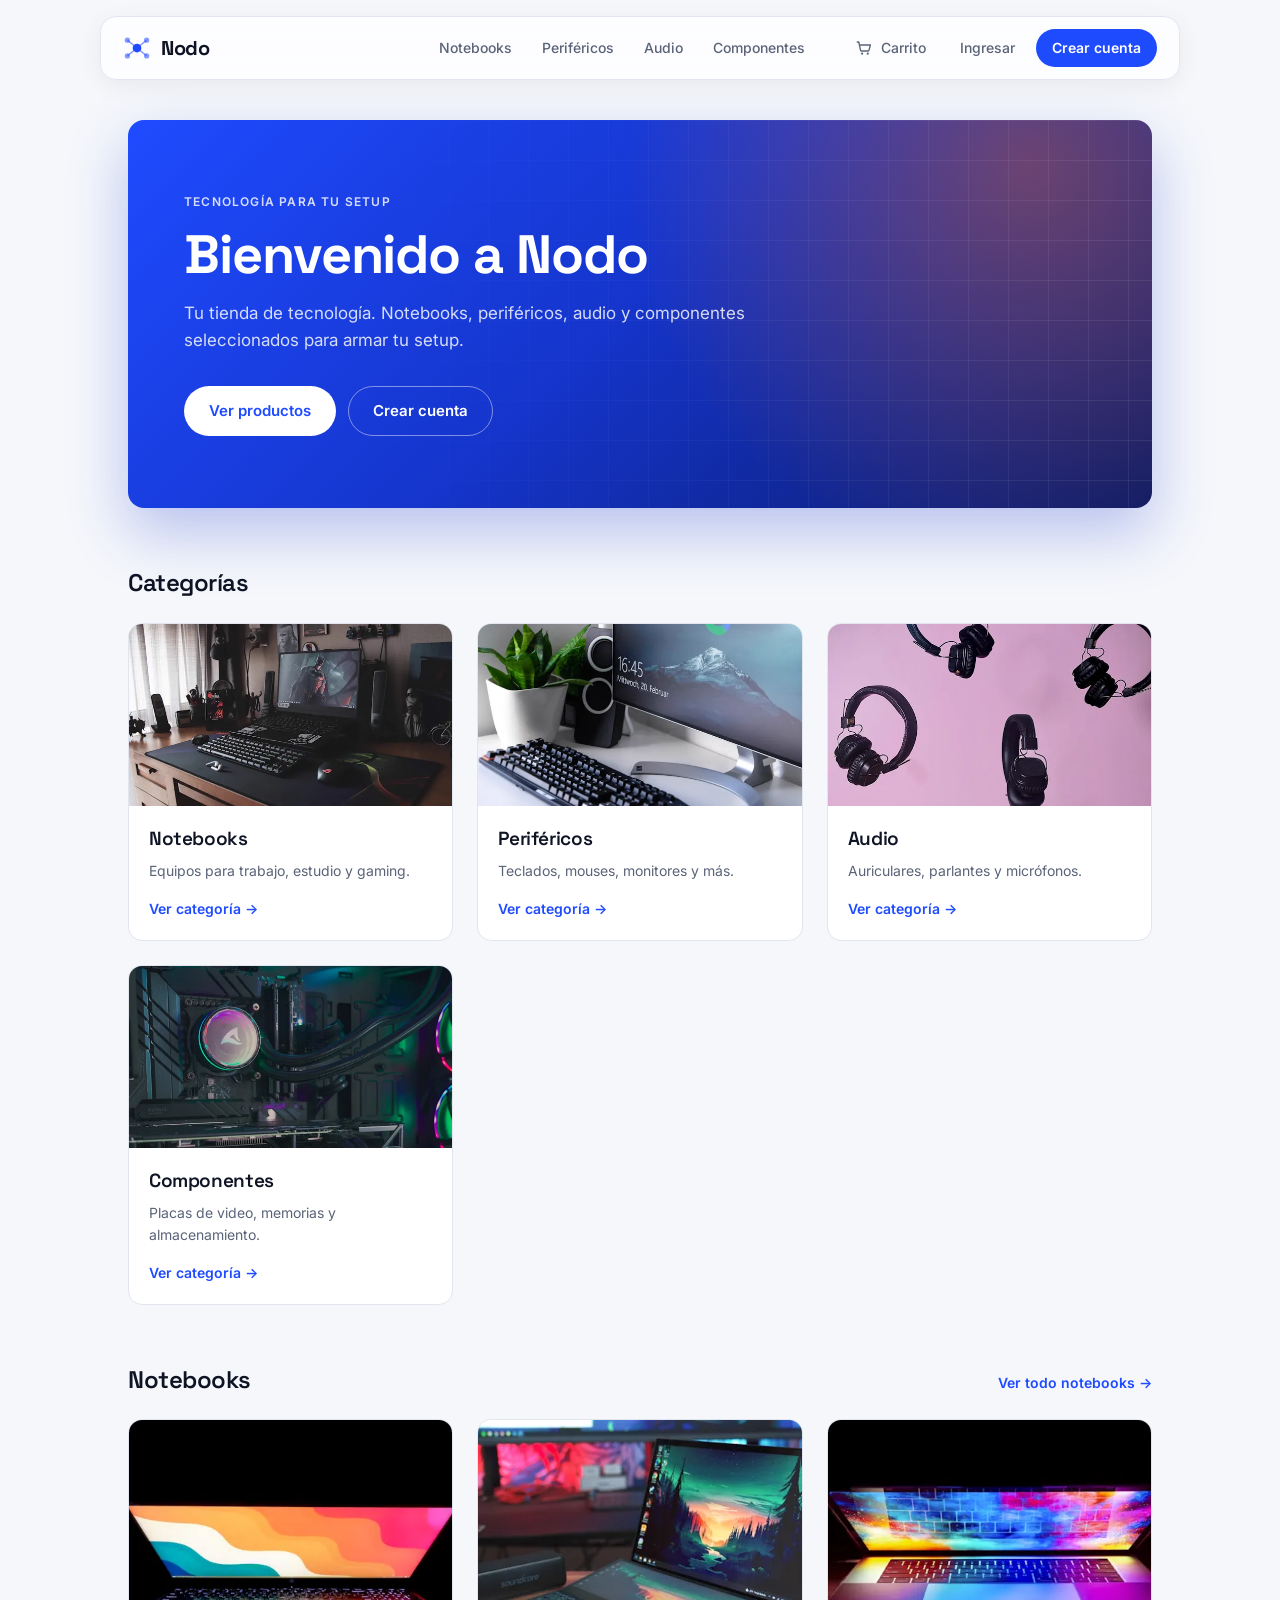
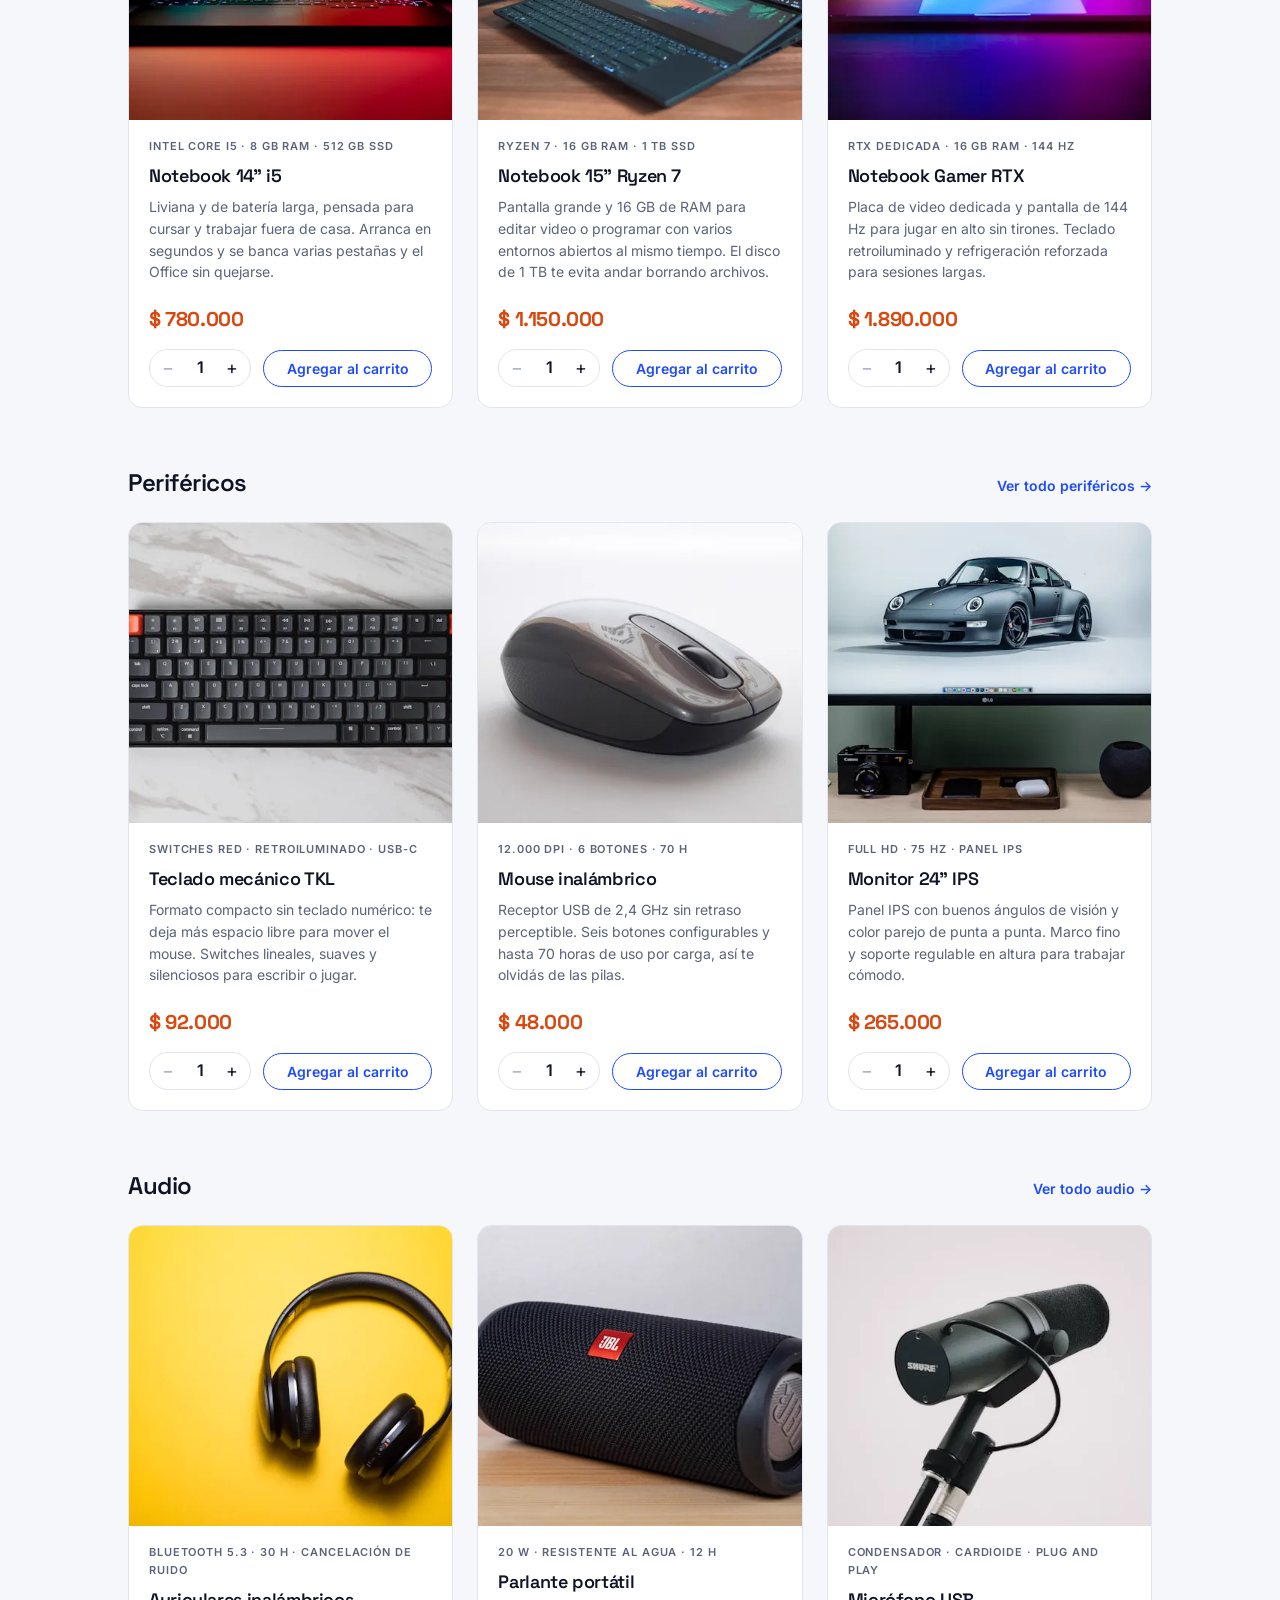
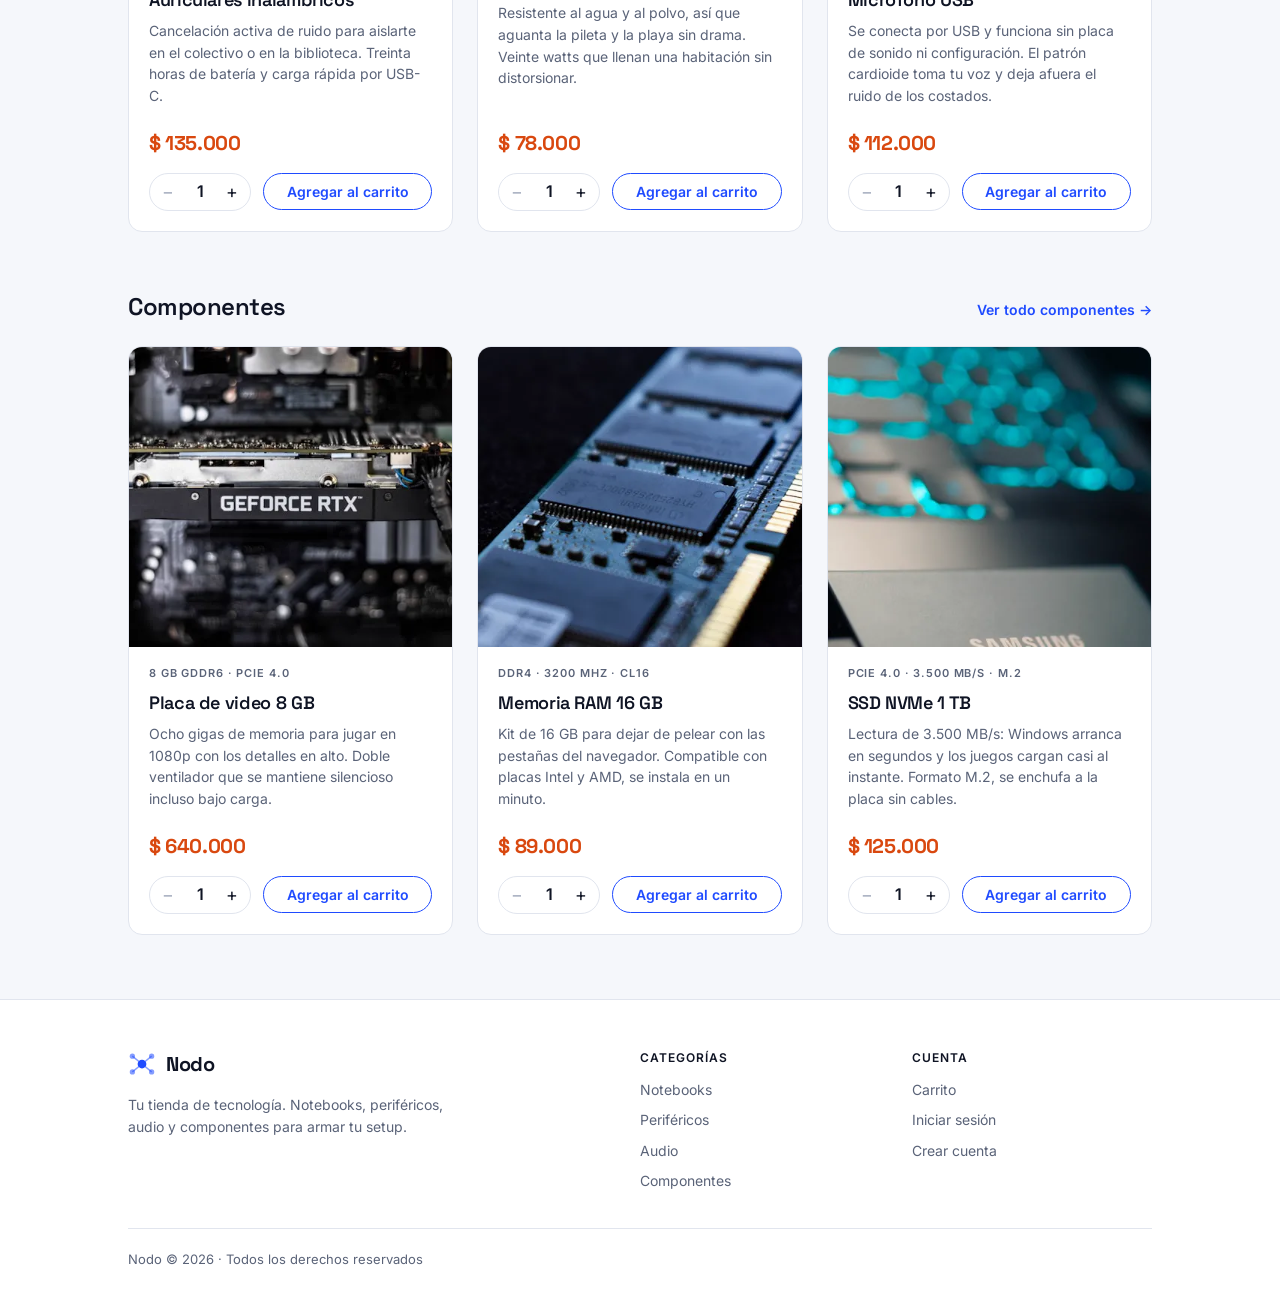
<file: index.html>
<!DOCTYPE html>
<html lang="es">
<head>
  <meta charset="UTF-8">
  <meta name="viewport" content="width=device-width, initial-scale=1.0">
  <title>Nodo</title>
  <link rel="icon" type="image/svg+xml" href="./img/logo.svg">
  <link rel="preconnect" href="https://fonts.googleapis.com">
  <link rel="preconnect" href="https://fonts.gstatic.com" crossorigin>
  <link rel="stylesheet" href="https://fonts.googleapis.com/css2?family=Inter:wght@400;500;600;700&family=Space+Grotesk:wght@500;600;700&display=swap">
  <link rel="stylesheet" href="./css/estilos.css">
</head>
<body>

  <!-- Navbar -->
  <header class="navbar"></header>

  <!-- Contenido -->
  <main>
    <!-- Hero -->
    <section class="hero">
      <p class="hero-eyebrow">Tecnología para tu setup</p>
      <h1>Bienvenido a Nodo</h1>
      <p class="hero-bajada">
        Tu tienda de tecnología. Notebooks, periféricos, audio y componentes
        seleccionados para armar tu setup.
      </p>
      <div class="hero-acciones">
        <a class="btn-primario" href="./pages/notebooks.html">Ver productos</a>
        <a class="btn-secundario" href="./pages/registro.html" data-hero-cuenta>Crear cuenta</a>
      </div>
    </section>

    <!-- Categorias -->
    <h2 class="titulo-seccion">Categorías</h2>

    <div class="grilla">
      <a class="tarjeta" href="./pages/notebooks.html">
        <div class="tarjeta-foto">
          <img src="./img/cat-notebooks.webp" alt="Notebook gamer sobre un escritorio">
        </div>
        <div class="tarjeta-cuerpo">
          <h2>Notebooks</h2>
          <p>Equipos para trabajo, estudio y gaming.</p>
          <span class="tarjeta-link">Ver categoría &rarr;</span>
        </div>
      </a>
      <a class="tarjeta" href="./pages/perifericos.html">
        <div class="tarjeta-foto">
          <img src="./img/cat-perifericos.webp" alt="Teclado, monitor y parlante en un escritorio">
        </div>
        <div class="tarjeta-cuerpo">
          <h2>Periféricos</h2>
          <p>Teclados, mouses, monitores y más.</p>
          <span class="tarjeta-link">Ver categoría &rarr;</span>
        </div>
      </a>
      <a class="tarjeta" href="./pages/audio.html">
        <div class="tarjeta-foto">
          <img src="./img/cat-audio.webp" alt="Varios auriculares sobre un fondo rosa">
        </div>
        <div class="tarjeta-cuerpo">
          <h2>Audio</h2>
          <p>Auriculares, parlantes y micrófonos.</p>
          <span class="tarjeta-link">Ver categoría &rarr;</span>
        </div>
      </a>
      <a class="tarjeta" href="./pages/componentes.html">
        <div class="tarjeta-foto">
          <img src="./img/cat-componentes.webp" alt="Interior de una PC con placa madre y refrigeración">
        </div>
        <div class="tarjeta-cuerpo">
          <h2>Componentes</h2>
          <p>Placas de video, memorias y almacenamiento.</p>
          <span class="tarjeta-link">Ver categoría &rarr;</span>
        </div>
      </a>
    </div>

    <!-- Productos destacados de cada categoria (se cargan desde data/productos.json) -->
    <div id="destacados"></div>
  </main>

  <!-- Footer -->
  <footer></footer>

  <!-- Scripts: al final del body para que el contenido se vea aunque fallen -->
  <script type="module" src="./js/main.js"></script>
  <script type="module" src="./js/home.js"></script>

</body>
</html>
</file>
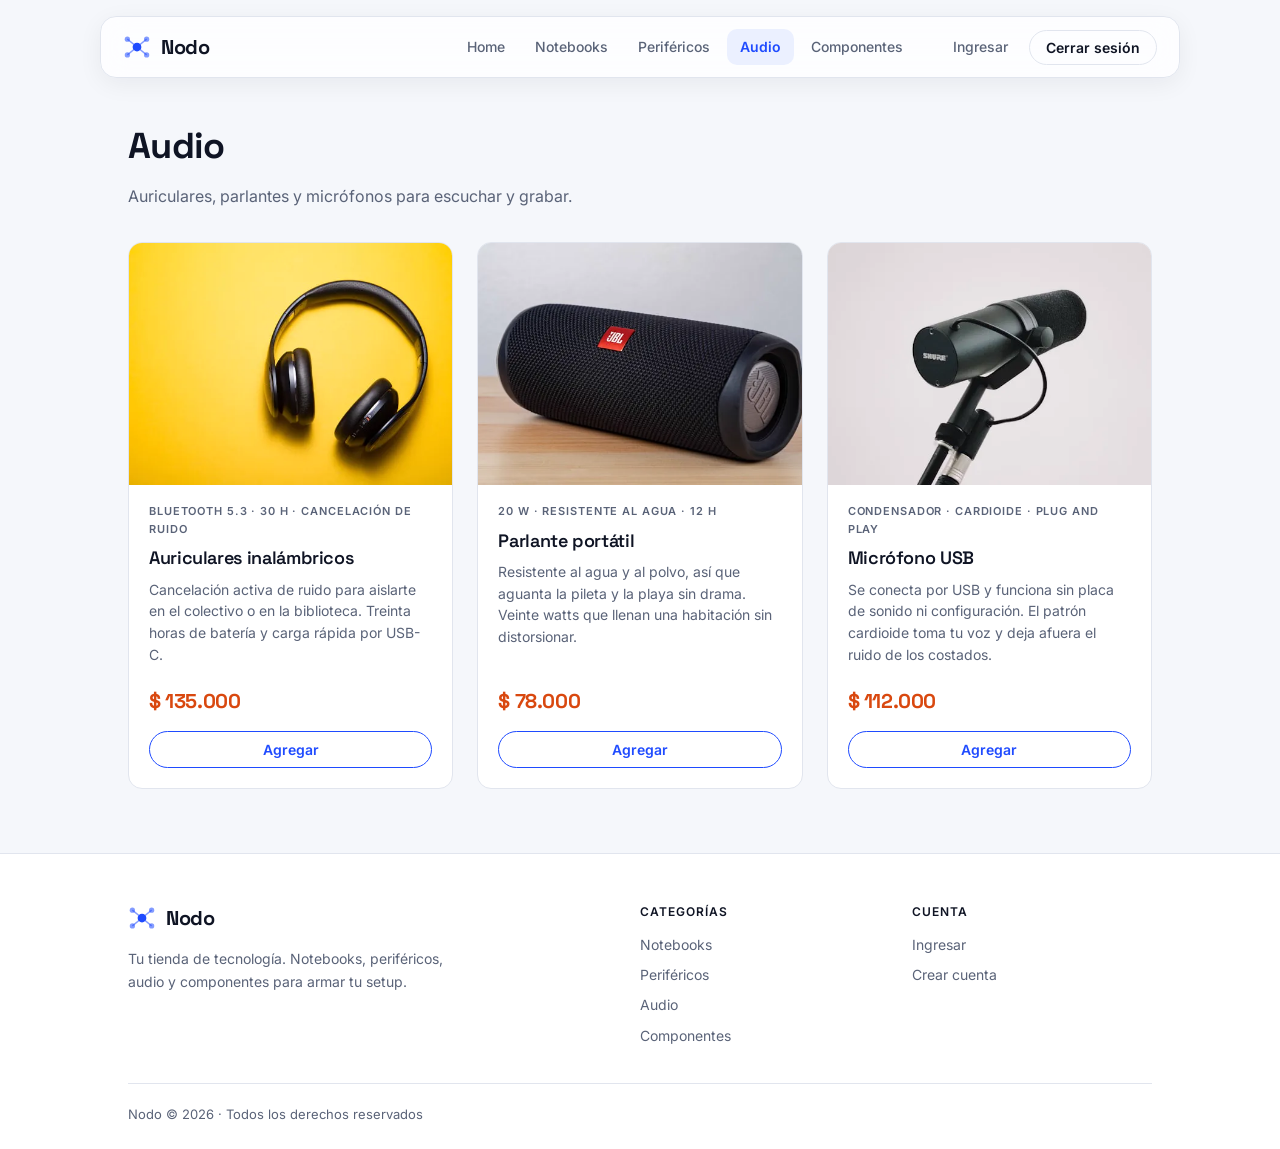
<file: audio.html>
<!DOCTYPE html>
<html lang="es">
<head>
  <meta charset="UTF-8">
  <meta name="viewport" content="width=device-width, initial-scale=1.0">
  <title>Nodo | Audio</title>
  <link rel="icon" type="image/svg+xml" href="./img/logo.svg">
  <link rel="preconnect" href="https://fonts.googleapis.com">
  <link rel="preconnect" href="https://fonts.gstatic.com" crossorigin>
  <link rel="stylesheet" href="https://fonts.googleapis.com/css2?family=Inter:wght@400;500;600;700&family=Space+Grotesk:wght@500;600;700&display=swap">
  <link rel="stylesheet" href="./css/estilos.css">
</head>
<body>

  <!-- Navbar -->
  <header class="navbar">
    <a class="marca" href="./index.html">
      <img class="logo" src="./img/logo.svg" alt="" width="28" height="28">
      Nodo
    </a>

    <input class="menu-toggle" type="checkbox" id="menu-toggle">
    <label class="menu-boton" for="menu-toggle" aria-label="Abrir menú">
      <span></span>
      <span></span>
      <span></span>
    </label>

    <nav>
      <ul>
        <li><a href="./index.html">Home</a></li>
        <li><a href="./notebooks.html">Notebooks</a></li>
        <li><a href="./perifericos.html">Periféricos</a></li>
        <li><a class="activo" href="./audio.html">Audio</a></li>
        <li><a href="./componentes.html">Componentes</a></li>
      </ul>
    </nav>

    <div class="acciones">
      <a href="./login.html">Ingresar</a>
      <button class="btn-logout" type="button">Cerrar sesión</button>
    </div>
  </header>

  <!-- Contenido -->
  <main>
    <h1>Audio</h1>
    <p class="bajada">Auriculares, parlantes y micrófonos para escuchar y grabar.</p>

    <div class="grilla">
      <article class="producto">
        <div class="producto-foto">
          <img src="./img/auriculares.webp" alt="Auriculares inalámbricos vinchados">
        </div>
        <div class="producto-cuerpo">
          <p class="producto-specs">Bluetooth 5.3 · 30 h · Cancelación de ruido</p>
          <h3 class="producto-nombre">Auriculares inalámbricos</h3>
          <p class="producto-desc">Cancelación activa de ruido para aislarte en el colectivo o en la biblioteca. Treinta horas de batería y carga rápida por USB-C.</p>
          <div class="producto-pie">
            <span class="precio">$ 135.000</span>
            <button class="btn-agregar" type="button">Agregar</button>
          </div>
        </div>
      </article>
      <article class="producto">
        <div class="producto-foto">
          <img src="./img/parlante.webp" alt="Parlante portátil bluetooth">
        </div>
        <div class="producto-cuerpo">
          <p class="producto-specs">20 W · Resistente al agua · 12 h</p>
          <h3 class="producto-nombre">Parlante portátil</h3>
          <p class="producto-desc">Resistente al agua y al polvo, así que aguanta la pileta y la playa sin drama. Veinte watts que llenan una habitación sin distorsionar.</p>
          <div class="producto-pie">
            <span class="precio">$ 78.000</span>
            <button class="btn-agregar" type="button">Agregar</button>
          </div>
        </div>
      </article>
      <article class="producto">
        <div class="producto-foto">
          <img src="./img/microfono.webp" alt="Micrófono USB de condensador con soporte">
        </div>
        <div class="producto-cuerpo">
          <p class="producto-specs">Condensador · Cardioide · Plug and play</p>
          <h3 class="producto-nombre">Micrófono USB</h3>
          <p class="producto-desc">Se conecta por USB y funciona sin placa de sonido ni configuración. El patrón cardioide toma tu voz y deja afuera el ruido de los costados.</p>
          <div class="producto-pie">
            <span class="precio">$ 112.000</span>
            <button class="btn-agregar" type="button">Agregar</button>
          </div>
        </div>
      </article>
    </div>
  </main>

  <!-- Footer -->
  <footer>
    <div class="footer-contenido">
      <div class="footer-marca">
        <a class="marca" href="./index.html">
          <img class="logo" src="./img/logo.svg" alt="" width="28" height="28">
          Nodo
        </a>
        <p>Tu tienda de tecnología. Notebooks, periféricos, audio y componentes para armar tu setup.</p>
      </div>

      <nav class="footer-columna" aria-label="Categorías">
        <p class="footer-titulo">Categorías</p>
        <ul>
          <li><a href="./notebooks.html">Notebooks</a></li>
          <li><a href="./perifericos.html">Periféricos</a></li>
          <li><a href="./audio.html">Audio</a></li>
          <li><a href="./componentes.html">Componentes</a></li>
        </ul>
      </nav>

      <div class="footer-columna">
        <p class="footer-titulo">Cuenta</p>
        <ul>
          <li><a href="./login.html">Ingresar</a></li>
          <li><a href="./registro.html">Crear cuenta</a></li>
        </ul>
      </div>
    </div>

    <p class="footer-copy">Nodo &copy; 2026 · Todos los derechos reservados</p>
  </footer>

</body>
</html>
</file>
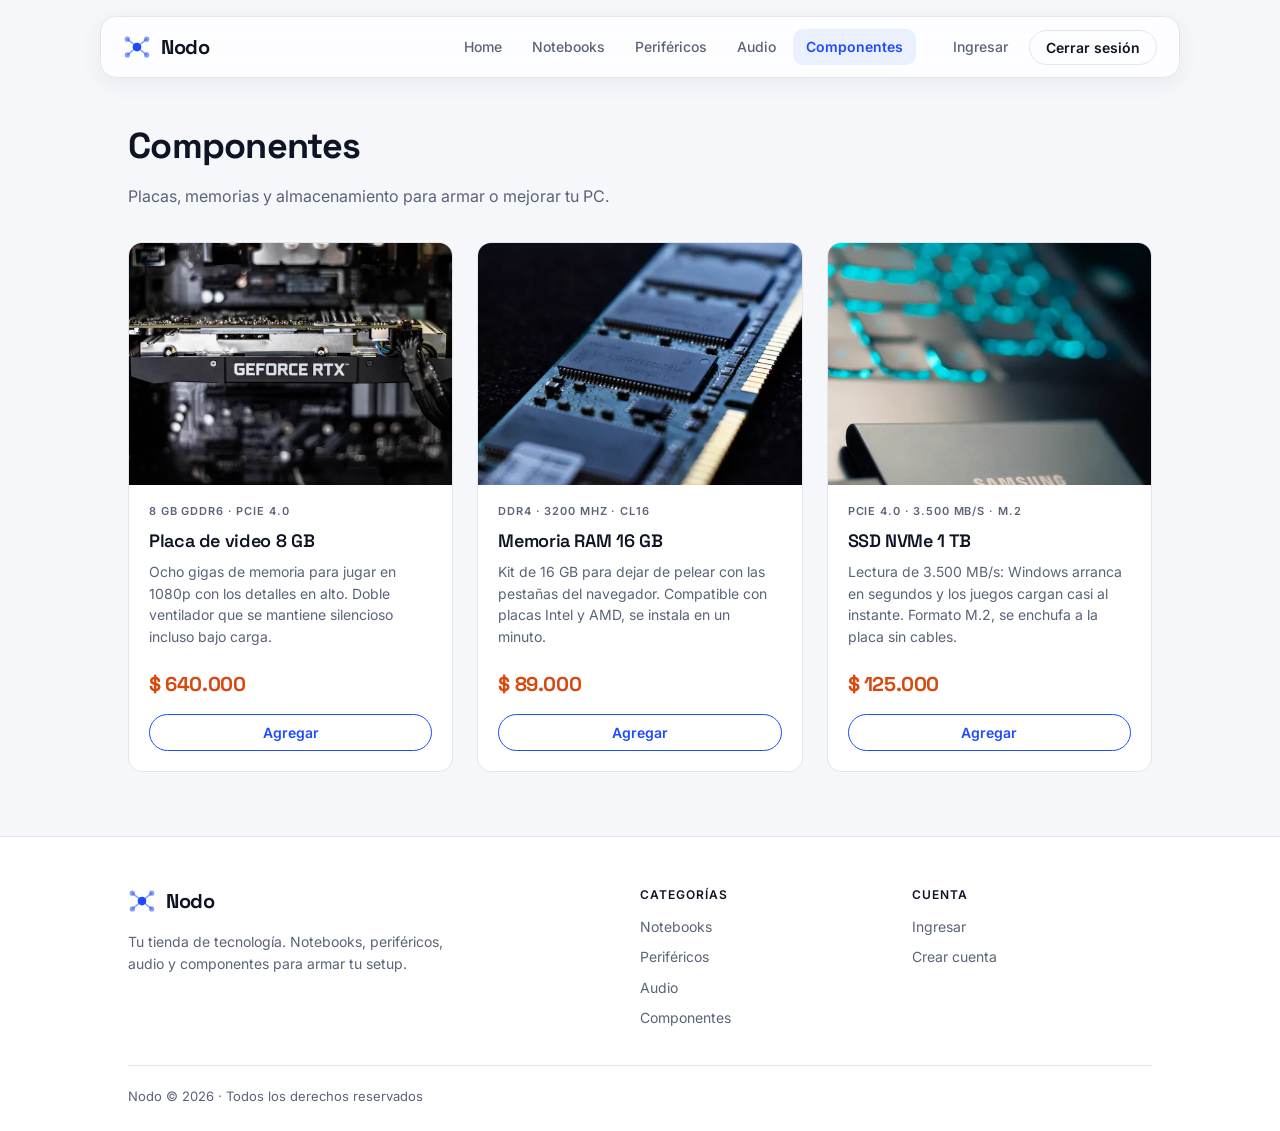
<file: componentes.html>
<!DOCTYPE html>
<html lang="es">
<head>
  <meta charset="UTF-8">
  <meta name="viewport" content="width=device-width, initial-scale=1.0">
  <title>Nodo | Componentes</title>
  <link rel="icon" type="image/svg+xml" href="./img/logo.svg">
  <link rel="preconnect" href="https://fonts.googleapis.com">
  <link rel="preconnect" href="https://fonts.gstatic.com" crossorigin>
  <link rel="stylesheet" href="https://fonts.googleapis.com/css2?family=Inter:wght@400;500;600;700&family=Space+Grotesk:wght@500;600;700&display=swap">
  <link rel="stylesheet" href="./css/estilos.css">
</head>
<body>

  <!-- Navbar -->
  <header class="navbar">
    <a class="marca" href="./index.html">
      <img class="logo" src="./img/logo.svg" alt="" width="28" height="28">
      Nodo
    </a>

    <input class="menu-toggle" type="checkbox" id="menu-toggle">
    <label class="menu-boton" for="menu-toggle" aria-label="Abrir menú">
      <span></span>
      <span></span>
      <span></span>
    </label>

    <nav>
      <ul>
        <li><a href="./index.html">Home</a></li>
        <li><a href="./notebooks.html">Notebooks</a></li>
        <li><a href="./perifericos.html">Periféricos</a></li>
        <li><a href="./audio.html">Audio</a></li>
        <li><a class="activo" href="./componentes.html">Componentes</a></li>
      </ul>
    </nav>

    <div class="acciones">
      <a href="./login.html">Ingresar</a>
      <button class="btn-logout" type="button">Cerrar sesión</button>
    </div>
  </header>

  <!-- Contenido -->
  <main>
    <h1>Componentes</h1>
    <p class="bajada">Placas, memorias y almacenamiento para armar o mejorar tu PC.</p>

    <div class="grilla">
      <article class="producto">
        <div class="producto-foto">
          <img src="./img/placa-video.webp" alt="Placa de video GeForce RTX instalada en una PC">
        </div>
        <div class="producto-cuerpo">
          <p class="producto-specs">8 GB GDDR6 · PCIe 4.0</p>
          <h3 class="producto-nombre">Placa de video 8 GB</h3>
          <p class="producto-desc">Ocho gigas de memoria para jugar en 1080p con los detalles en alto. Doble ventilador que se mantiene silencioso incluso bajo carga.</p>
          <div class="producto-pie">
            <span class="precio">$ 640.000</span>
            <button class="btn-agregar" type="button">Agregar</button>
          </div>
        </div>
      </article>
      <article class="producto">
        <div class="producto-foto">
          <img src="./img/memoria-ram.webp" alt="Módulo de memoria RAM DDR4">
        </div>
        <div class="producto-cuerpo">
          <p class="producto-specs">DDR4 · 3200 MHz · CL16</p>
          <h3 class="producto-nombre">Memoria RAM 16 GB</h3>
          <p class="producto-desc">Kit de 16 GB para dejar de pelear con las pestañas del navegador. Compatible con placas Intel y AMD, se instala en un minuto.</p>
          <div class="producto-pie">
            <span class="precio">$ 89.000</span>
            <button class="btn-agregar" type="button">Agregar</button>
          </div>
        </div>
      </article>
      <article class="producto">
        <div class="producto-foto">
          <img src="./img/ssd-nvme.webp" alt="Disco de estado sólido SSD">
        </div>
        <div class="producto-cuerpo">
          <p class="producto-specs">PCIe 4.0 · 3.500 MB/s · M.2</p>
          <h3 class="producto-nombre">SSD NVMe 1 TB</h3>
          <p class="producto-desc">Lectura de 3.500 MB/s: Windows arranca en segundos y los juegos cargan casi al instante. Formato M.2, se enchufa a la placa sin cables.</p>
          <div class="producto-pie">
            <span class="precio">$ 125.000</span>
            <button class="btn-agregar" type="button">Agregar</button>
          </div>
        </div>
      </article>
    </div>
  </main>

  <!-- Footer -->
  <footer>
    <div class="footer-contenido">
      <div class="footer-marca">
        <a class="marca" href="./index.html">
          <img class="logo" src="./img/logo.svg" alt="" width="28" height="28">
          Nodo
        </a>
        <p>Tu tienda de tecnología. Notebooks, periféricos, audio y componentes para armar tu setup.</p>
      </div>

      <nav class="footer-columna" aria-label="Categorías">
        <p class="footer-titulo">Categorías</p>
        <ul>
          <li><a href="./notebooks.html">Notebooks</a></li>
          <li><a href="./perifericos.html">Periféricos</a></li>
          <li><a href="./audio.html">Audio</a></li>
          <li><a href="./componentes.html">Componentes</a></li>
        </ul>
      </nav>

      <div class="footer-columna">
        <p class="footer-titulo">Cuenta</p>
        <ul>
          <li><a href="./login.html">Ingresar</a></li>
          <li><a href="./registro.html">Crear cuenta</a></li>
        </ul>
      </div>
    </div>

    <p class="footer-copy">Nodo &copy; 2026 · Todos los derechos reservados</p>
  </footer>

</body>
</html>
</file>
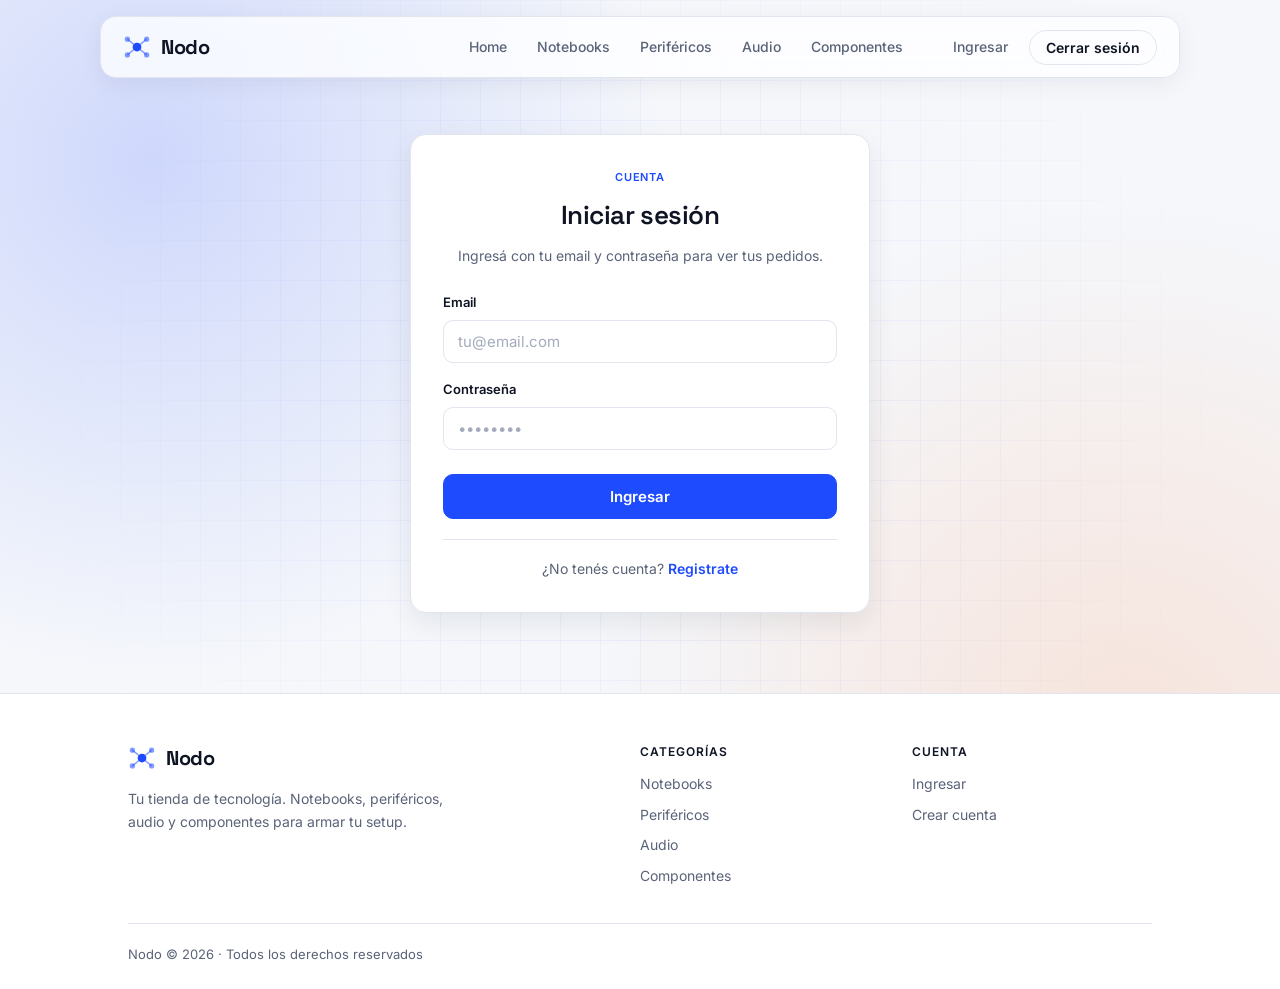
<file: login.html>
<!DOCTYPE html>
<html lang="es">
<head>
  <meta charset="UTF-8">
  <meta name="viewport" content="width=device-width, initial-scale=1.0">
  <title>Nodo | Iniciar sesión</title>
  <link rel="icon" type="image/svg+xml" href="./img/logo.svg">
  <link rel="preconnect" href="https://fonts.googleapis.com">
  <link rel="preconnect" href="https://fonts.gstatic.com" crossorigin>
  <link rel="stylesheet" href="https://fonts.googleapis.com/css2?family=Inter:wght@400;500;600;700&family=Space+Grotesk:wght@500;600;700&display=swap">
  <link rel="stylesheet" href="./css/estilos.css">
</head>
<body class="pagina-form">

  <!-- Navbar -->
  <header class="navbar">
    <a class="marca" href="./index.html">
      <img class="logo" src="./img/logo.svg" alt="" width="28" height="28">
      Nodo
    </a>

    <input class="menu-toggle" type="checkbox" id="menu-toggle">
    <label class="menu-boton" for="menu-toggle" aria-label="Abrir menú">
      <span></span>
      <span></span>
      <span></span>
    </label>

    <nav>
      <ul>
        <li><a href="./index.html">Home</a></li>
        <li><a href="./notebooks.html">Notebooks</a></li>
        <li><a href="./perifericos.html">Periféricos</a></li>
        <li><a href="./audio.html">Audio</a></li>
        <li><a href="./componentes.html">Componentes</a></li>
      </ul>
    </nav>

    <div class="acciones">
      <a href="./login.html">Ingresar</a>
      <button class="btn-logout" type="button">Cerrar sesión</button>
    </div>
  </header>

  <!-- Contenido -->
  <main>
    <section class="caja-form">
      <p class="form-eyebrow">Cuenta</p>
      <h1>Iniciar sesión</h1>
      <p class="form-bajada">Ingresá con tu email y contraseña para ver tus pedidos.</p>

      <form action="./index.html" method="get">
        <div class="campo">
          <label for="email">Email</label>
          <input type="email" id="email" name="email" placeholder="tu@email.com" required>
        </div>

        <div class="campo">
          <label for="password">Contraseña</label>
          <input type="password" id="password" name="password" placeholder="••••••••" required>
        </div>

        <button class="btn-enviar" type="submit">Ingresar</button>
      </form>

      <p class="pie-form">
        ¿No tenés cuenta? <a href="./registro.html">Registrate</a>
      </p>
    </section>
  </main>

  <!-- Footer -->
  <footer>
    <div class="footer-contenido">
      <div class="footer-marca">
        <a class="marca" href="./index.html">
          <img class="logo" src="./img/logo.svg" alt="" width="28" height="28">
          Nodo
        </a>
        <p>Tu tienda de tecnología. Notebooks, periféricos, audio y componentes para armar tu setup.</p>
      </div>

      <nav class="footer-columna" aria-label="Categorías">
        <p class="footer-titulo">Categorías</p>
        <ul>
          <li><a href="./notebooks.html">Notebooks</a></li>
          <li><a href="./perifericos.html">Periféricos</a></li>
          <li><a href="./audio.html">Audio</a></li>
          <li><a href="./componentes.html">Componentes</a></li>
        </ul>
      </nav>

      <div class="footer-columna">
        <p class="footer-titulo">Cuenta</p>
        <ul>
          <li><a href="./login.html">Ingresar</a></li>
          <li><a href="./registro.html">Crear cuenta</a></li>
        </ul>
      </div>
    </div>

    <p class="footer-copy">Nodo &copy; 2026 · Todos los derechos reservados</p>
  </footer>

</body>
</html>
</file>
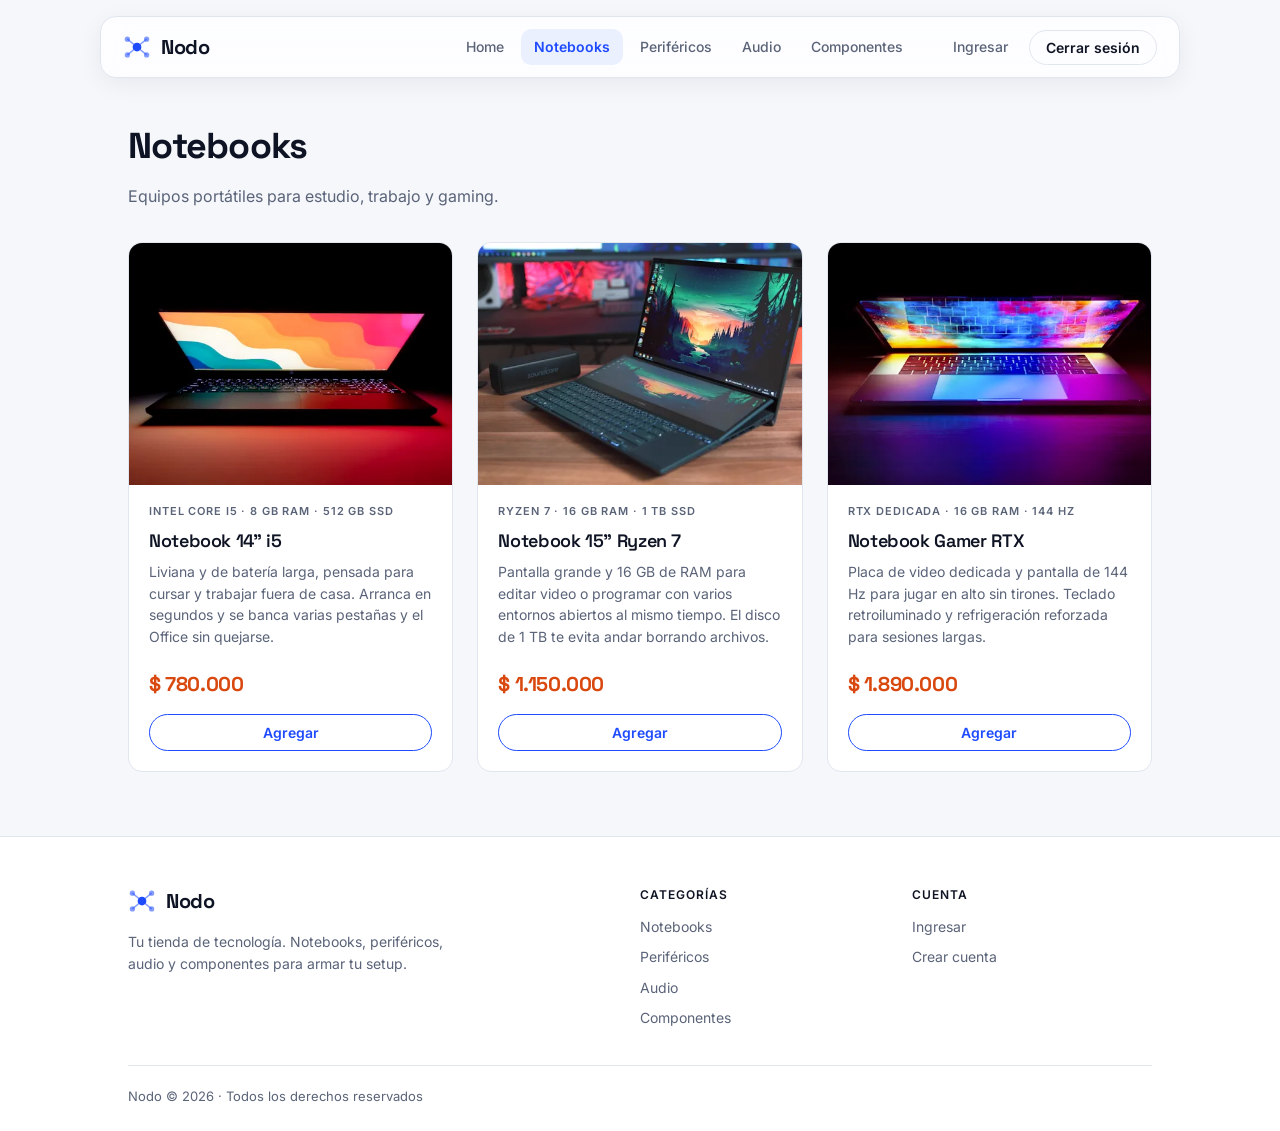
<file: notebooks.html>
<!DOCTYPE html>
<html lang="es">
<head>
  <meta charset="UTF-8">
  <meta name="viewport" content="width=device-width, initial-scale=1.0">
  <title>Nodo | Notebooks</title>
  <link rel="icon" type="image/svg+xml" href="./img/logo.svg">
  <link rel="preconnect" href="https://fonts.googleapis.com">
  <link rel="preconnect" href="https://fonts.gstatic.com" crossorigin>
  <link rel="stylesheet" href="https://fonts.googleapis.com/css2?family=Inter:wght@400;500;600;700&family=Space+Grotesk:wght@500;600;700&display=swap">
  <link rel="stylesheet" href="./css/estilos.css">
</head>
<body>

  <!-- Navbar -->
  <header class="navbar">
    <a class="marca" href="./index.html">
      <img class="logo" src="./img/logo.svg" alt="" width="28" height="28">
      Nodo
    </a>

    <input class="menu-toggle" type="checkbox" id="menu-toggle">
    <label class="menu-boton" for="menu-toggle" aria-label="Abrir menú">
      <span></span>
      <span></span>
      <span></span>
    </label>

    <nav>
      <ul>
        <li><a href="./index.html">Home</a></li>
        <li><a class="activo" href="./notebooks.html">Notebooks</a></li>
        <li><a href="./perifericos.html">Periféricos</a></li>
        <li><a href="./audio.html">Audio</a></li>
        <li><a href="./componentes.html">Componentes</a></li>
      </ul>
    </nav>

    <div class="acciones">
      <a href="./login.html">Ingresar</a>
      <button class="btn-logout" type="button">Cerrar sesión</button>
    </div>
  </header>

  <!-- Contenido -->
  <main>
    <h1>Notebooks</h1>
    <p class="bajada">Equipos portátiles para estudio, trabajo y gaming.</p>

    <div class="grilla">
      <article class="producto">
        <div class="producto-foto">
          <img src="./img/notebook-14.webp" alt="Notebook de 14 pulgadas con procesador Intel i5">
        </div>
        <div class="producto-cuerpo">
          <p class="producto-specs">Intel Core i5 · 8 GB RAM · 512 GB SSD</p>
          <h3 class="producto-nombre">Notebook 14" i5</h3>
          <p class="producto-desc">Liviana y de batería larga, pensada para cursar y trabajar fuera de casa. Arranca en segundos y se banca varias pestañas y el Office sin quejarse.</p>
          <div class="producto-pie">
            <span class="precio">$ 780.000</span>
            <button class="btn-agregar" type="button">Agregar</button>
          </div>
        </div>
      </article>
      <article class="producto">
        <div class="producto-foto">
          <img src="./img/notebook-15.webp" alt="Notebook de 15 pulgadas con procesador Ryzen 7">
        </div>
        <div class="producto-cuerpo">
          <p class="producto-specs">Ryzen 7 · 16 GB RAM · 1 TB SSD</p>
          <h3 class="producto-nombre">Notebook 15" Ryzen 7</h3>
          <p class="producto-desc">Pantalla grande y 16 GB de RAM para editar video o programar con varios entornos abiertos al mismo tiempo. El disco de 1 TB te evita andar borrando archivos.</p>
          <div class="producto-pie">
            <span class="precio">$ 1.150.000</span>
            <button class="btn-agregar" type="button">Agregar</button>
          </div>
        </div>
      </article>
      <article class="producto">
        <div class="producto-foto">
          <img src="./img/notebook-gamer.webp" alt="Notebook gamer con teclado retroiluminado">
        </div>
        <div class="producto-cuerpo">
          <p class="producto-specs">RTX dedicada · 16 GB RAM · 144 Hz</p>
          <h3 class="producto-nombre">Notebook Gamer RTX</h3>
          <p class="producto-desc">Placa de video dedicada y pantalla de 144 Hz para jugar en alto sin tirones. Teclado retroiluminado y refrigeración reforzada para sesiones largas.</p>
          <div class="producto-pie">
            <span class="precio">$ 1.890.000</span>
            <button class="btn-agregar" type="button">Agregar</button>
          </div>
        </div>
      </article>
    </div>
  </main>

  <!-- Footer -->
  <footer>
    <div class="footer-contenido">
      <div class="footer-marca">
        <a class="marca" href="./index.html">
          <img class="logo" src="./img/logo.svg" alt="" width="28" height="28">
          Nodo
        </a>
        <p>Tu tienda de tecnología. Notebooks, periféricos, audio y componentes para armar tu setup.</p>
      </div>

      <nav class="footer-columna" aria-label="Categorías">
        <p class="footer-titulo">Categorías</p>
        <ul>
          <li><a href="./notebooks.html">Notebooks</a></li>
          <li><a href="./perifericos.html">Periféricos</a></li>
          <li><a href="./audio.html">Audio</a></li>
          <li><a href="./componentes.html">Componentes</a></li>
        </ul>
      </nav>

      <div class="footer-columna">
        <p class="footer-titulo">Cuenta</p>
        <ul>
          <li><a href="./login.html">Ingresar</a></li>
          <li><a href="./registro.html">Crear cuenta</a></li>
        </ul>
      </div>
    </div>

    <p class="footer-copy">Nodo &copy; 2026 · Todos los derechos reservados</p>
  </footer>

</body>
</html>
</file>
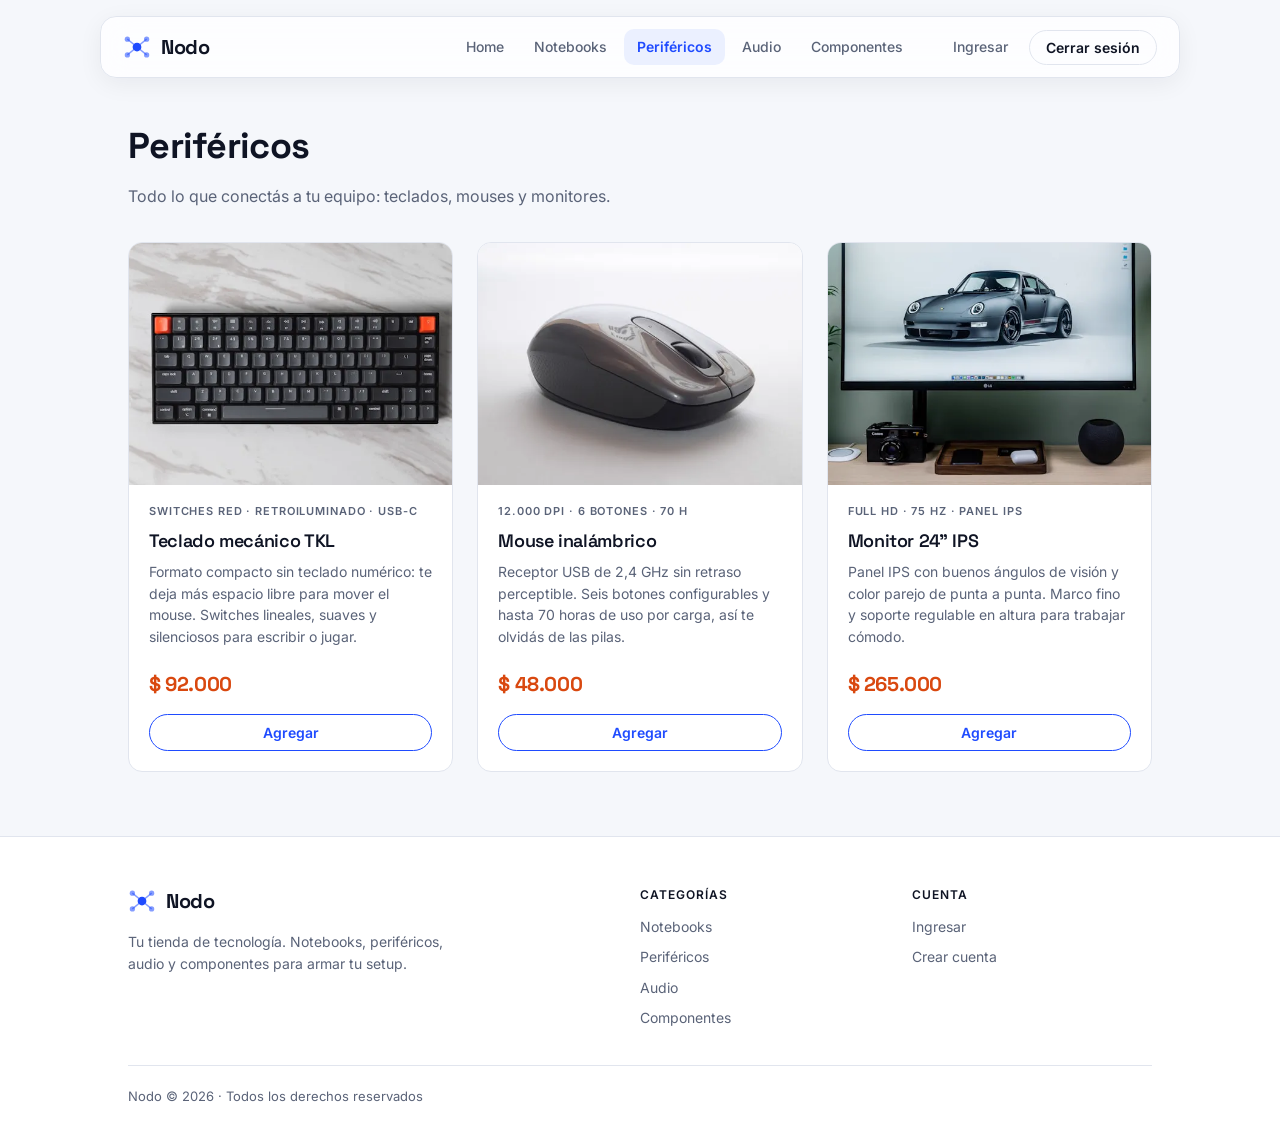
<file: perifericos.html>
<!DOCTYPE html>
<html lang="es">
<head>
  <meta charset="UTF-8">
  <meta name="viewport" content="width=device-width, initial-scale=1.0">
  <title>Nodo | Periféricos</title>
  <link rel="icon" type="image/svg+xml" href="./img/logo.svg">
  <link rel="preconnect" href="https://fonts.googleapis.com">
  <link rel="preconnect" href="https://fonts.gstatic.com" crossorigin>
  <link rel="stylesheet" href="https://fonts.googleapis.com/css2?family=Inter:wght@400;500;600;700&family=Space+Grotesk:wght@500;600;700&display=swap">
  <link rel="stylesheet" href="./css/estilos.css">
</head>
<body>

  <!-- Navbar -->
  <header class="navbar">
    <a class="marca" href="./index.html">
      <img class="logo" src="./img/logo.svg" alt="" width="28" height="28">
      Nodo
    </a>

    <input class="menu-toggle" type="checkbox" id="menu-toggle">
    <label class="menu-boton" for="menu-toggle" aria-label="Abrir menú">
      <span></span>
      <span></span>
      <span></span>
    </label>

    <nav>
      <ul>
        <li><a href="./index.html">Home</a></li>
        <li><a href="./notebooks.html">Notebooks</a></li>
        <li><a class="activo" href="./perifericos.html">Periféricos</a></li>
        <li><a href="./audio.html">Audio</a></li>
        <li><a href="./componentes.html">Componentes</a></li>
      </ul>
    </nav>

    <div class="acciones">
      <a href="./login.html">Ingresar</a>
      <button class="btn-logout" type="button">Cerrar sesión</button>
    </div>
  </header>

  <!-- Contenido -->
  <main>
    <h1>Periféricos</h1>
    <p class="bajada">Todo lo que conectás a tu equipo: teclados, mouses y monitores.</p>

    <div class="grilla">
      <article class="producto">
        <div class="producto-foto">
          <img src="./img/teclado-mecanico.webp" alt="Teclado mecánico compacto formato TKL">
        </div>
        <div class="producto-cuerpo">
          <p class="producto-specs">Switches red · Retroiluminado · USB-C</p>
          <h3 class="producto-nombre">Teclado mecánico TKL</h3>
          <p class="producto-desc">Formato compacto sin teclado numérico: te deja más espacio libre para mover el mouse. Switches lineales, suaves y silenciosos para escribir o jugar.</p>
          <div class="producto-pie">
            <span class="precio">$ 92.000</span>
            <button class="btn-agregar" type="button">Agregar</button>
          </div>
        </div>
      </article>
      <article class="producto">
        <div class="producto-foto">
          <img src="./img/mouse-inalambrico.webp" alt="Mouse inalámbrico negro">
        </div>
        <div class="producto-cuerpo">
          <p class="producto-specs">12.000 DPI · 6 botones · 70 h</p>
          <h3 class="producto-nombre">Mouse inalámbrico</h3>
          <p class="producto-desc">Receptor USB de 2,4 GHz sin retraso perceptible. Seis botones configurables y hasta 70 horas de uso por carga, así te olvidás de las pilas.</p>
          <div class="producto-pie">
            <span class="precio">$ 48.000</span>
            <button class="btn-agregar" type="button">Agregar</button>
          </div>
        </div>
      </article>
      <article class="producto">
        <div class="producto-foto">
          <img src="./img/monitor-24.webp" alt="Monitor de 24 pulgadas con panel IPS">
        </div>
        <div class="producto-cuerpo">
          <p class="producto-specs">Full HD · 75 Hz · Panel IPS</p>
          <h3 class="producto-nombre">Monitor 24" IPS</h3>
          <p class="producto-desc">Panel IPS con buenos ángulos de visión y color parejo de punta a punta. Marco fino y soporte regulable en altura para trabajar cómodo.</p>
          <div class="producto-pie">
            <span class="precio">$ 265.000</span>
            <button class="btn-agregar" type="button">Agregar</button>
          </div>
        </div>
      </article>
    </div>
  </main>

  <!-- Footer -->
  <footer>
    <div class="footer-contenido">
      <div class="footer-marca">
        <a class="marca" href="./index.html">
          <img class="logo" src="./img/logo.svg" alt="" width="28" height="28">
          Nodo
        </a>
        <p>Tu tienda de tecnología. Notebooks, periféricos, audio y componentes para armar tu setup.</p>
      </div>

      <nav class="footer-columna" aria-label="Categorías">
        <p class="footer-titulo">Categorías</p>
        <ul>
          <li><a href="./notebooks.html">Notebooks</a></li>
          <li><a href="./perifericos.html">Periféricos</a></li>
          <li><a href="./audio.html">Audio</a></li>
          <li><a href="./componentes.html">Componentes</a></li>
        </ul>
      </nav>

      <div class="footer-columna">
        <p class="footer-titulo">Cuenta</p>
        <ul>
          <li><a href="./login.html">Ingresar</a></li>
          <li><a href="./registro.html">Crear cuenta</a></li>
        </ul>
      </div>
    </div>

    <p class="footer-copy">Nodo &copy; 2026 · Todos los derechos reservados</p>
  </footer>

</body>
</html>
</file>
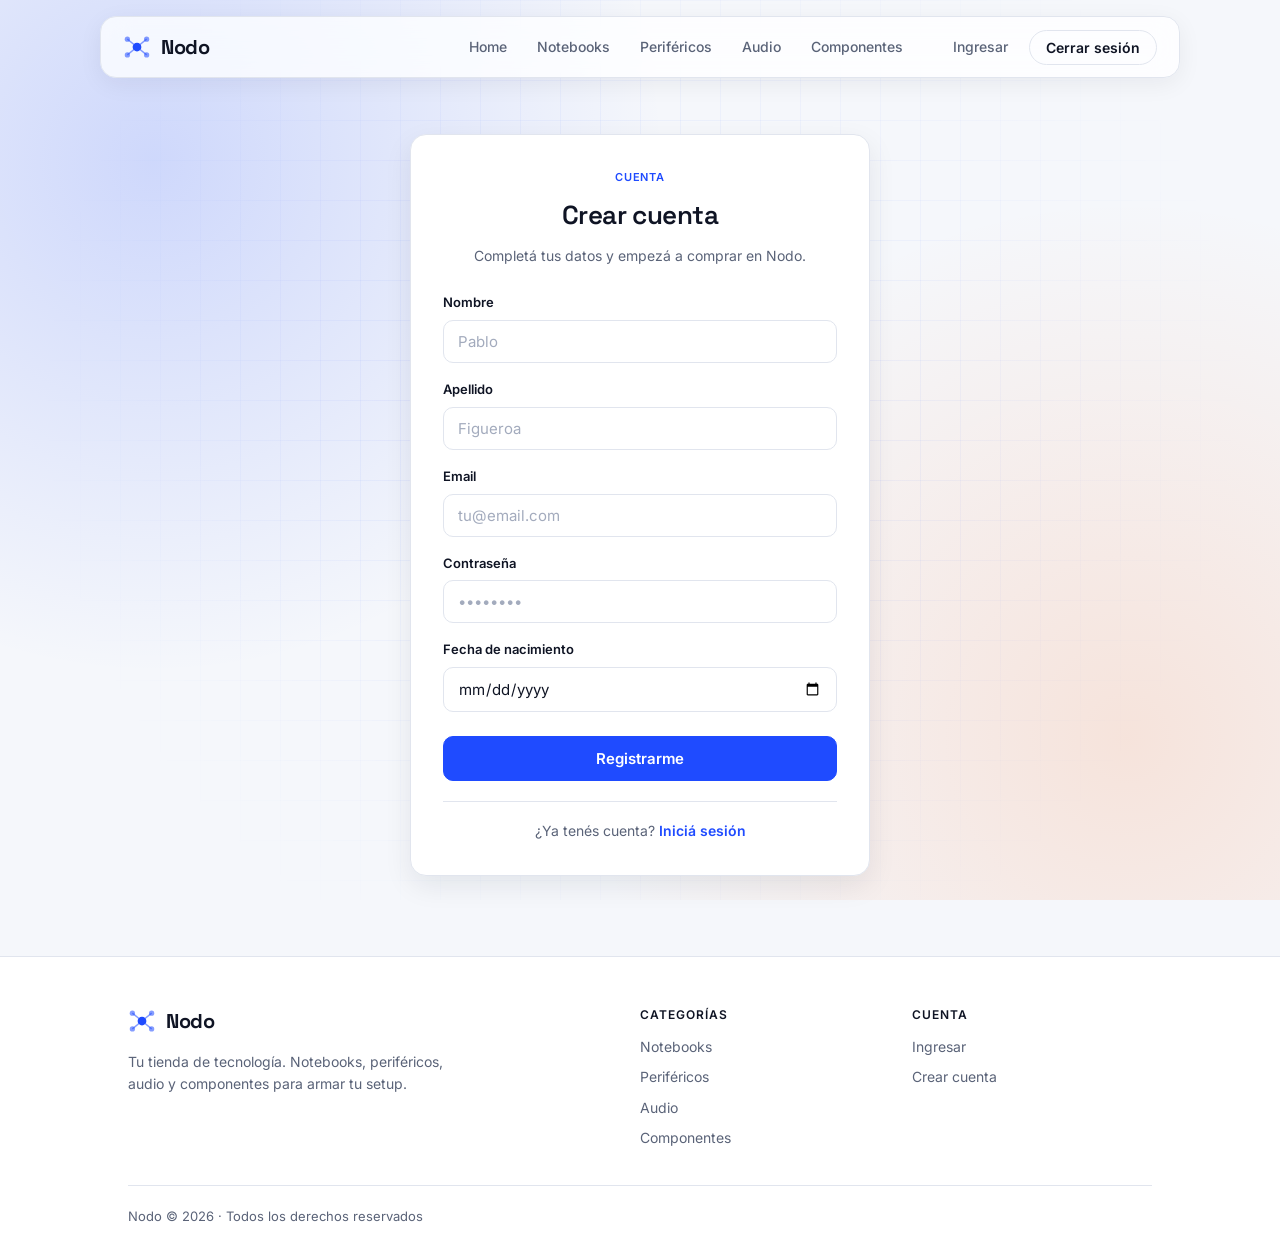
<file: registro.html>
<!DOCTYPE html>
<html lang="es">
<head>
  <meta charset="UTF-8">
  <meta name="viewport" content="width=device-width, initial-scale=1.0">
  <title>Nodo | Crear cuenta</title>
  <link rel="icon" type="image/svg+xml" href="./img/logo.svg">
  <link rel="preconnect" href="https://fonts.googleapis.com">
  <link rel="preconnect" href="https://fonts.gstatic.com" crossorigin>
  <link rel="stylesheet" href="https://fonts.googleapis.com/css2?family=Inter:wght@400;500;600;700&family=Space+Grotesk:wght@500;600;700&display=swap">
  <link rel="stylesheet" href="./css/estilos.css">
</head>
<body class="pagina-form">

  <!-- Navbar -->
  <header class="navbar">
    <a class="marca" href="./index.html">
      <img class="logo" src="./img/logo.svg" alt="" width="28" height="28">
      Nodo
    </a>

    <input class="menu-toggle" type="checkbox" id="menu-toggle">
    <label class="menu-boton" for="menu-toggle" aria-label="Abrir menú">
      <span></span>
      <span></span>
      <span></span>
    </label>

    <nav>
      <ul>
        <li><a href="./index.html">Home</a></li>
        <li><a href="./notebooks.html">Notebooks</a></li>
        <li><a href="./perifericos.html">Periféricos</a></li>
        <li><a href="./audio.html">Audio</a></li>
        <li><a href="./componentes.html">Componentes</a></li>
      </ul>
    </nav>

    <div class="acciones">
      <a href="./login.html">Ingresar</a>
      <button class="btn-logout" type="button">Cerrar sesión</button>
    </div>
  </header>

  <!-- Contenido -->
  <main>
    <section class="caja-form">
      <p class="form-eyebrow">Cuenta</p>
      <h1>Crear cuenta</h1>
      <p class="form-bajada">Completá tus datos y empezá a comprar en Nodo.</p>

      <form action="./index.html" method="get">
        <div class="campo">
          <label for="nombre">Nombre</label>
          <input type="text" id="nombre" name="nombre" placeholder="Pablo" required>
        </div>

        <div class="campo">
          <label for="apellido">Apellido</label>
          <input type="text" id="apellido" name="apellido" placeholder="Figueroa" required>
        </div>

        <div class="campo">
          <label for="email">Email</label>
          <input type="email" id="email" name="email" placeholder="tu@email.com" required>
        </div>

        <div class="campo">
          <label for="password">Contraseña</label>
          <input type="password" id="password" name="password" placeholder="••••••••" required>
        </div>

        <div class="campo">
          <label for="nacimiento">Fecha de nacimiento</label>
          <input type="date" id="nacimiento" name="nacimiento" required>
        </div>

        <button class="btn-enviar" type="submit">Registrarme</button>
      </form>

      <p class="pie-form">
        ¿Ya tenés cuenta? <a href="./login.html">Iniciá sesión</a>
      </p>
    </section>
  </main>

  <!-- Footer -->
  <footer>
    <div class="footer-contenido">
      <div class="footer-marca">
        <a class="marca" href="./index.html">
          <img class="logo" src="./img/logo.svg" alt="" width="28" height="28">
          Nodo
        </a>
        <p>Tu tienda de tecnología. Notebooks, periféricos, audio y componentes para armar tu setup.</p>
      </div>

      <nav class="footer-columna" aria-label="Categorías">
        <p class="footer-titulo">Categorías</p>
        <ul>
          <li><a href="./notebooks.html">Notebooks</a></li>
          <li><a href="./perifericos.html">Periféricos</a></li>
          <li><a href="./audio.html">Audio</a></li>
          <li><a href="./componentes.html">Componentes</a></li>
        </ul>
      </nav>

      <div class="footer-columna">
        <p class="footer-titulo">Cuenta</p>
        <ul>
          <li><a href="./login.html">Ingresar</a></li>
          <li><a href="./registro.html">Crear cuenta</a></li>
        </ul>
      </div>
    </div>

    <p class="footer-copy">Nodo &copy; 2026 · Todos los derechos reservados</p>
  </footer>

</body>
</html>
</file>
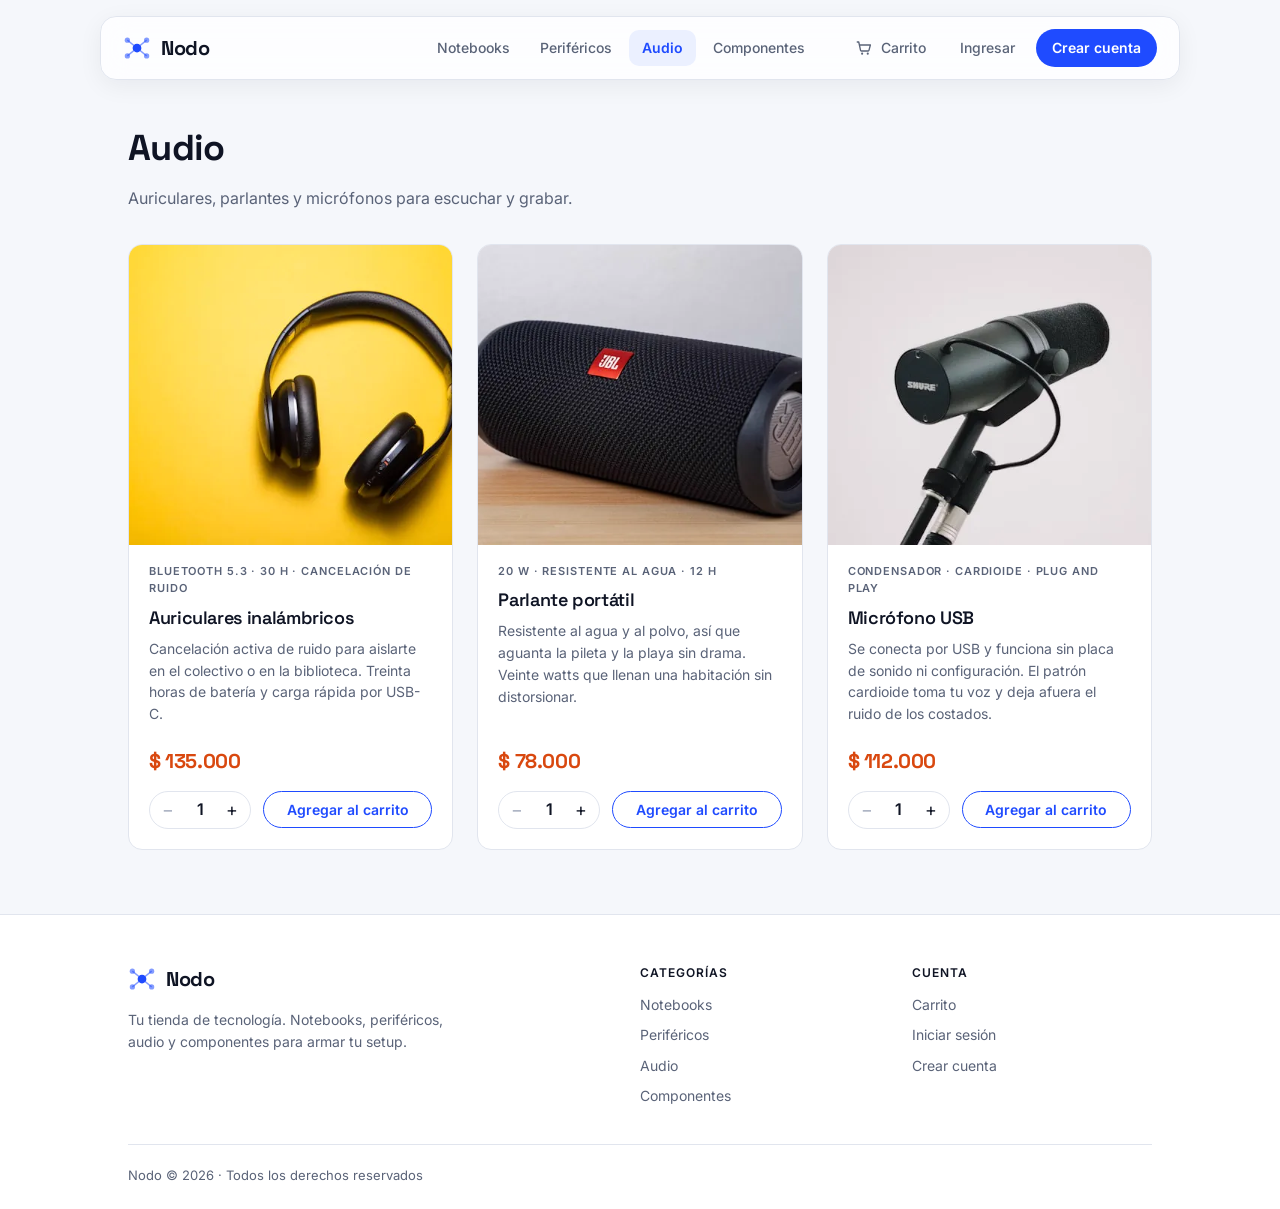
<file: pages/audio.html>
<!DOCTYPE html>
<html lang="es">
<head>
  <meta charset="UTF-8">
  <meta name="viewport" content="width=device-width, initial-scale=1.0">
  <title>Nodo | Audio</title>
  <link rel="icon" type="image/svg+xml" href="../img/logo.svg">
  <link rel="preconnect" href="https://fonts.googleapis.com">
  <link rel="preconnect" href="https://fonts.gstatic.com" crossorigin>
  <link rel="stylesheet" href="https://fonts.googleapis.com/css2?family=Inter:wght@400;500;600;700&family=Space+Grotesk:wght@500;600;700&display=swap">
  <link rel="stylesheet" href="../css/estilos.css">
</head>
<body>

  <!-- Navbar -->
  <header class="navbar"></header>

  <!-- Contenido -->
  <main>
    <h1>Audio</h1>
    <p class="bajada">Auriculares, parlantes y micrófonos para escuchar y grabar.</p>

    <div class="grilla" data-categoria="audio"></div>
  </main>

  <!-- Footer -->
  <footer></footer>

  <!-- Scripts: al final del body para que el contenido se vea aunque fallen -->
  <script type="module" src="../js/main.js"></script>
  <script type="module" src="../js/categoria.js"></script>

</body>
</html>
</file>
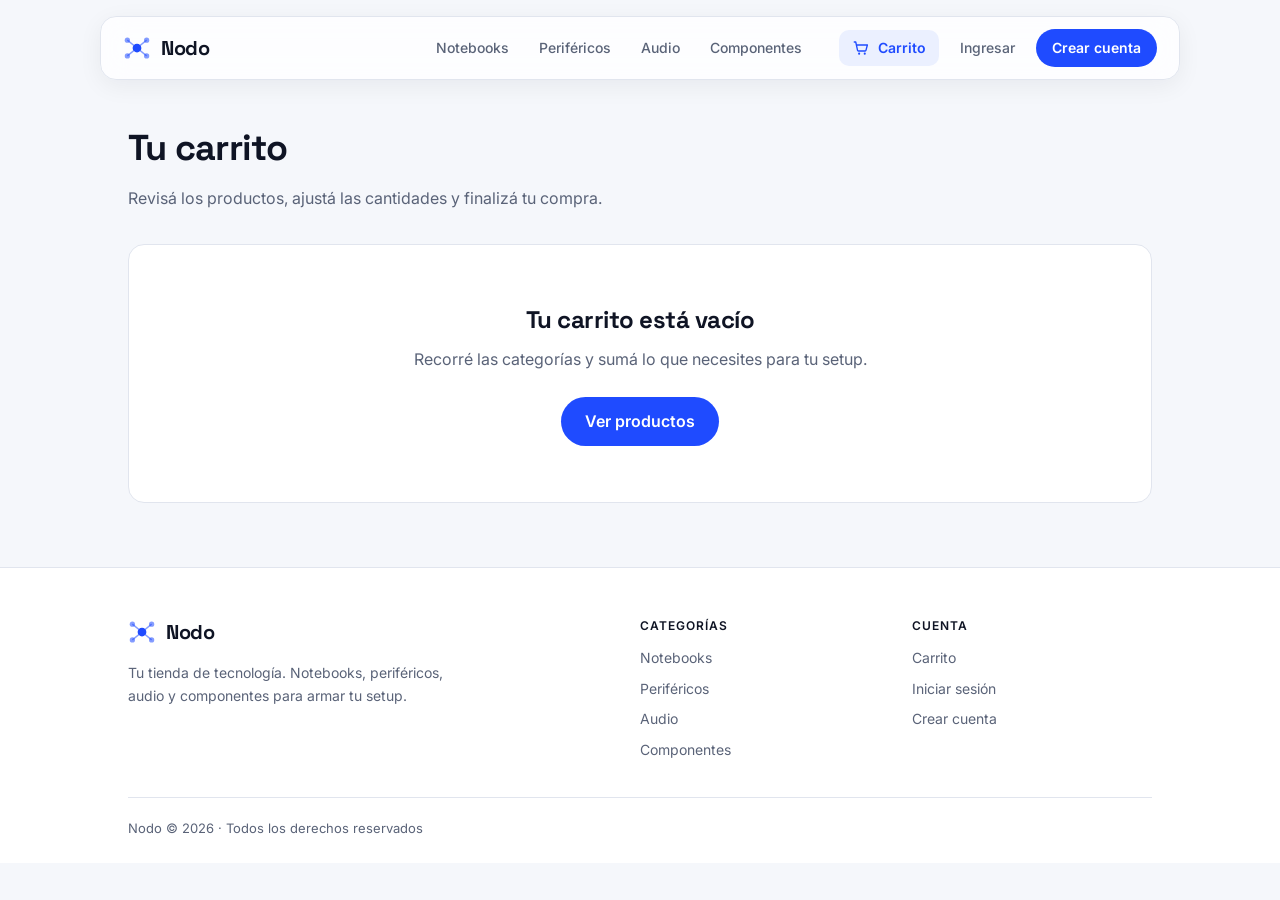
<file: pages/carrito.html>
<!DOCTYPE html>
<html lang="es">
<head>
  <meta charset="UTF-8">
  <meta name="viewport" content="width=device-width, initial-scale=1.0">
  <title>Nodo | Carrito</title>
  <link rel="icon" type="image/svg+xml" href="../img/logo.svg">
  <link rel="preconnect" href="https://fonts.googleapis.com">
  <link rel="preconnect" href="https://fonts.gstatic.com" crossorigin>
  <link rel="stylesheet" href="https://fonts.googleapis.com/css2?family=Inter:wght@400;500;600;700&family=Space+Grotesk:wght@500;600;700&display=swap">
  <link rel="stylesheet" href="../css/estilos.css">
</head>
<body>

  <!-- Navbar -->
  <header class="navbar"></header>

  <!-- Contenido -->
  <main>
    <h1 tabindex="-1">Tu carrito</h1>
    <p class="bajada">Revisá los productos, ajustá las cantidades y finalizá tu compra.</p>

    <!-- Se completa con los productos guardados en localStorage -->
    <div class="carrito" id="carrito"></div>
  </main>

  <!-- Footer -->
  <footer></footer>

  <!-- Scripts: al final del body para que el contenido se vea aunque fallen -->
  <script type="module" src="../js/main.js"></script>
  <script type="module" src="../js/carrito.js"></script>

</body>
</html>
</file>
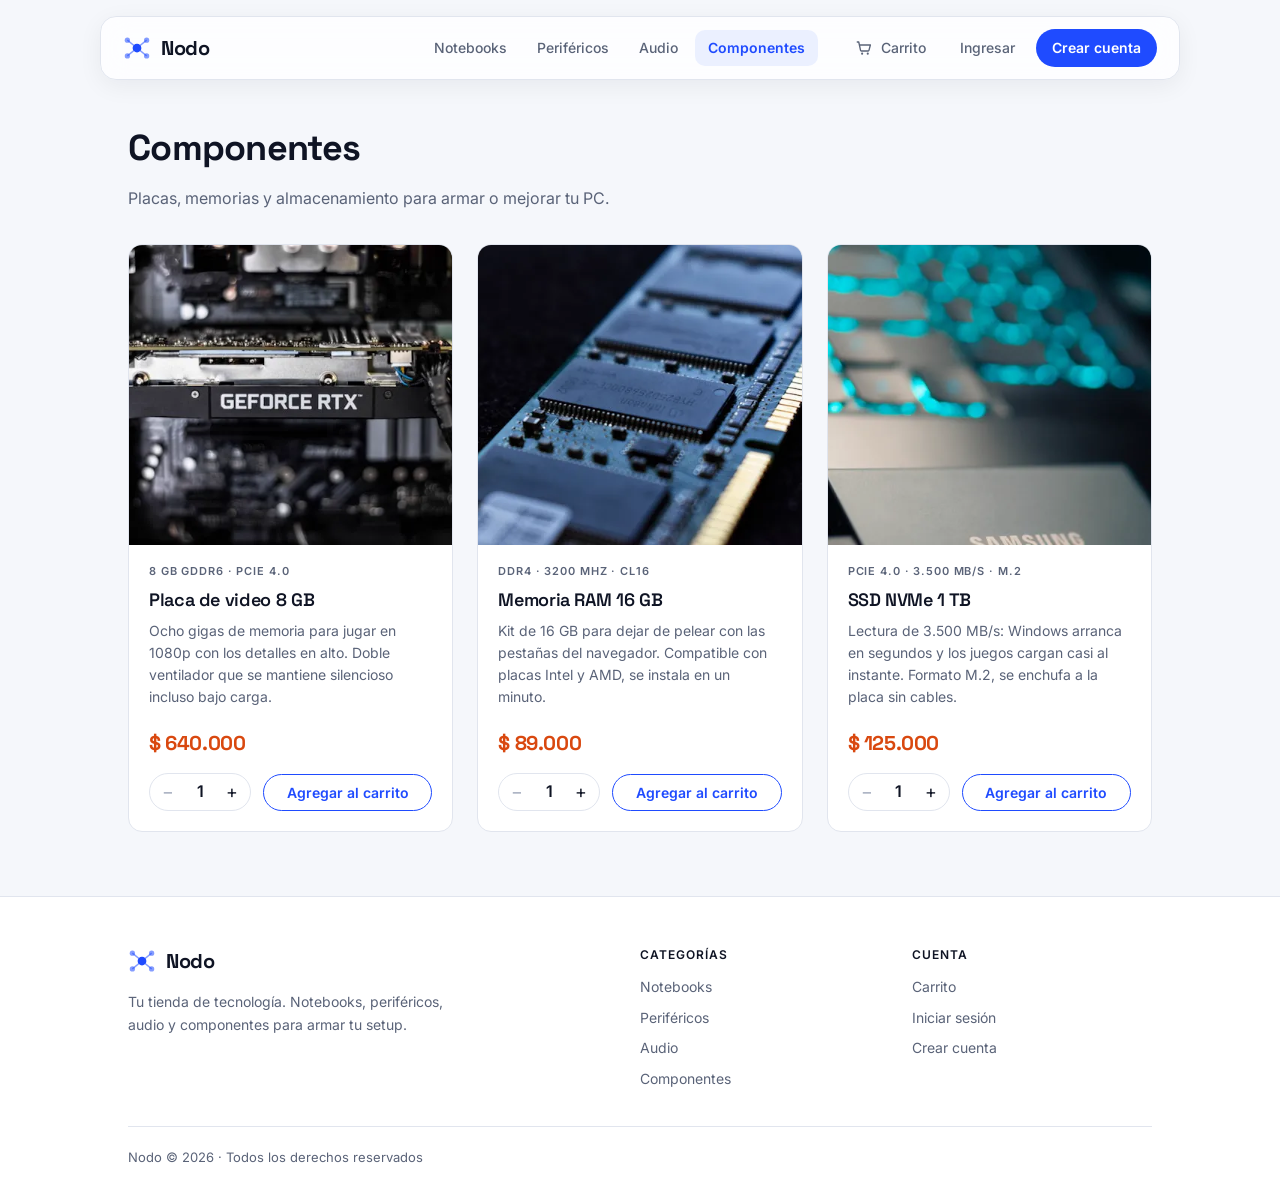
<file: pages/componentes.html>
<!DOCTYPE html>
<html lang="es">
<head>
  <meta charset="UTF-8">
  <meta name="viewport" content="width=device-width, initial-scale=1.0">
  <title>Nodo | Componentes</title>
  <link rel="icon" type="image/svg+xml" href="../img/logo.svg">
  <link rel="preconnect" href="https://fonts.googleapis.com">
  <link rel="preconnect" href="https://fonts.gstatic.com" crossorigin>
  <link rel="stylesheet" href="https://fonts.googleapis.com/css2?family=Inter:wght@400;500;600;700&family=Space+Grotesk:wght@500;600;700&display=swap">
  <link rel="stylesheet" href="../css/estilos.css">
</head>
<body>

  <!-- Navbar -->
  <header class="navbar"></header>

  <!-- Contenido -->
  <main>
    <h1>Componentes</h1>
    <p class="bajada">Placas, memorias y almacenamiento para armar o mejorar tu PC.</p>

    <div class="grilla" data-categoria="componentes"></div>
  </main>

  <!-- Footer -->
  <footer></footer>

  <!-- Scripts: al final del body para que el contenido se vea aunque fallen -->
  <script type="module" src="../js/main.js"></script>
  <script type="module" src="../js/categoria.js"></script>

</body>
</html>
</file>
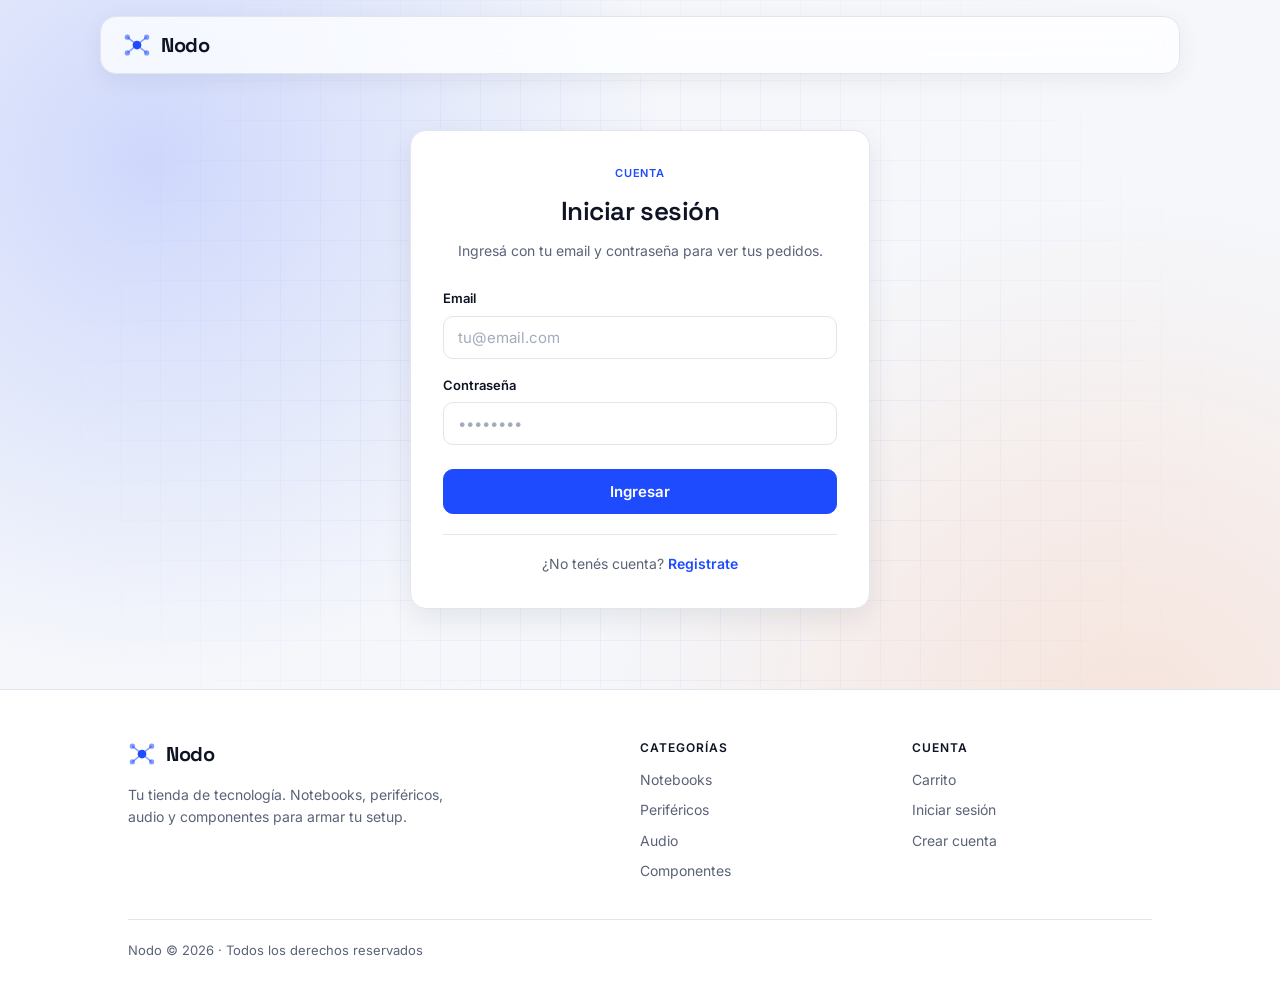
<file: pages/login.html>
<!DOCTYPE html>
<html lang="es">
<head>
  <meta charset="UTF-8">
  <meta name="viewport" content="width=device-width, initial-scale=1.0">
  <title>Nodo | Iniciar sesión</title>
  <link rel="icon" type="image/svg+xml" href="../img/logo.svg">
  <link rel="preconnect" href="https://fonts.googleapis.com">
  <link rel="preconnect" href="https://fonts.gstatic.com" crossorigin>
  <link rel="stylesheet" href="https://fonts.googleapis.com/css2?family=Inter:wght@400;500;600;700&family=Space+Grotesk:wght@500;600;700&display=swap">
  <link rel="stylesheet" href="../css/estilos.css">
</head>
<body class="pagina-form">

  <!-- Navbar -->
  <header class="navbar" data-variante="simple"></header>

  <!-- Contenido -->
  <main>
    <section class="caja-form">
      <p class="form-eyebrow">Cuenta</p>
      <h1>Iniciar sesión</h1>
      <p class="form-bajada">Ingresá con tu email y contraseña para ver tus pedidos.</p>

      <form>
        <div class="campo">
          <label for="email">Email</label>
          <input type="email" id="email" name="email" placeholder="tu@email.com" required>
        </div>

        <div class="campo">
          <label for="password">Contraseña</label>
          <input type="password" id="password" name="password" placeholder="••••••••" required>
        </div>

        <button class="btn-enviar" type="submit">Ingresar</button>
      </form>

      <p class="pie-form">
        ¿No tenés cuenta? <a href="./registro.html">Registrate</a>
      </p>
    </section>
  </main>

  <!-- Footer -->
  <footer></footer>

  <!-- Scripts: al final del body para que el contenido se vea aunque fallen -->
  <script type="module" src="../js/main.js"></script>
  <script type="module" src="../js/login.js"></script>

</body>
</html>
</file>
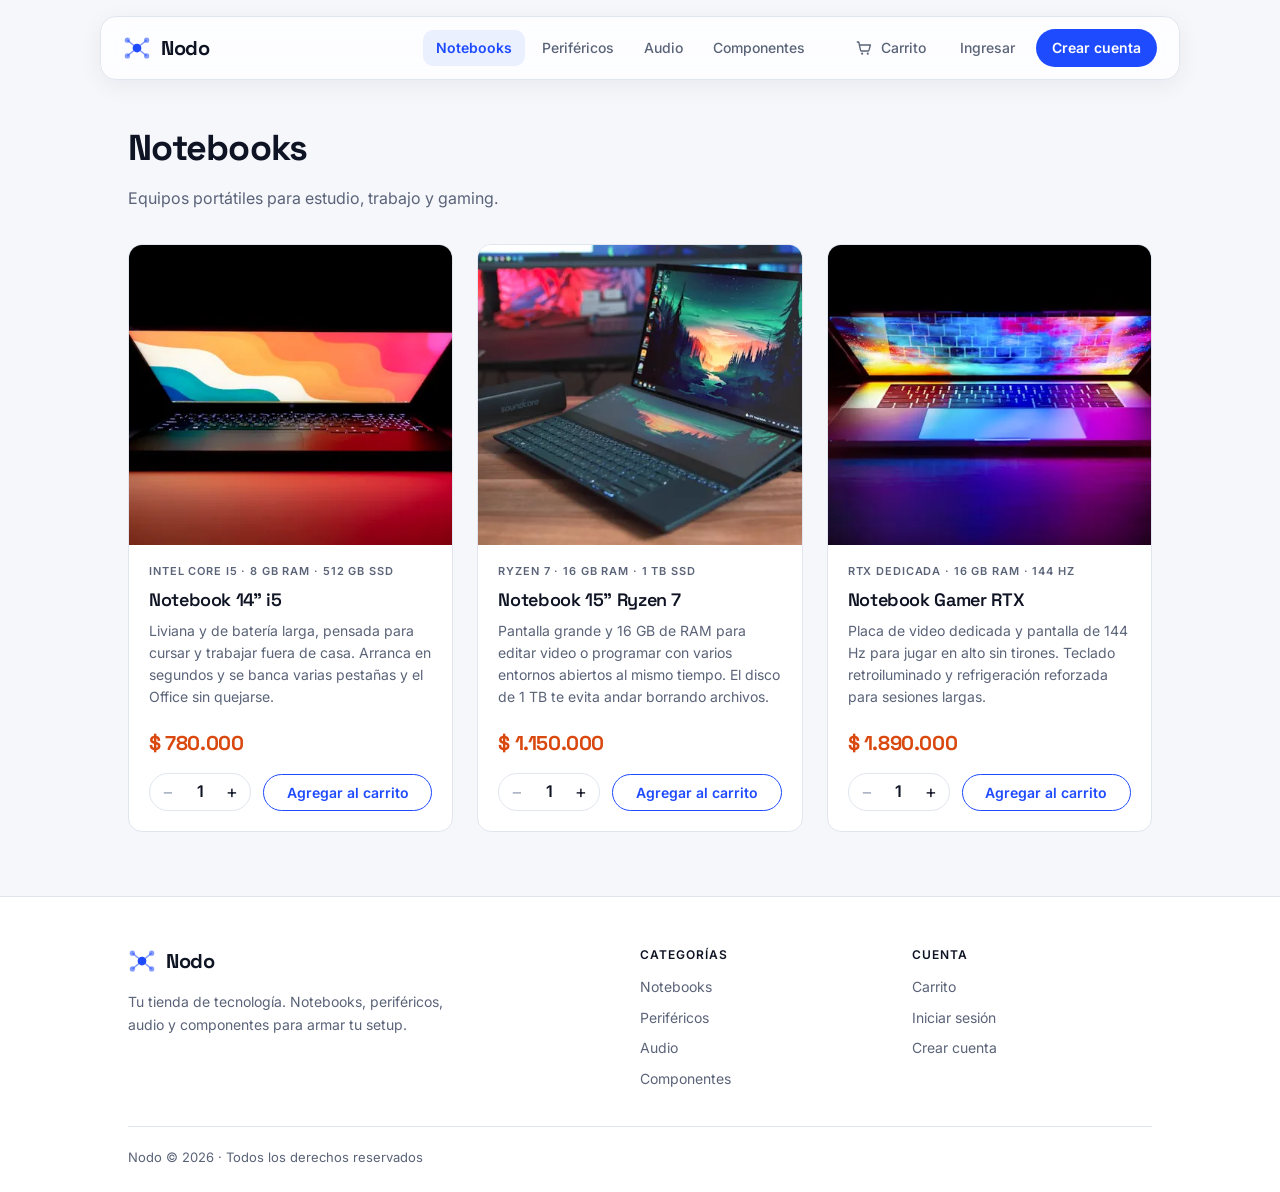
<file: pages/notebooks.html>
<!DOCTYPE html>
<html lang="es">
<head>
  <meta charset="UTF-8">
  <meta name="viewport" content="width=device-width, initial-scale=1.0">
  <title>Nodo | Notebooks</title>
  <link rel="icon" type="image/svg+xml" href="../img/logo.svg">
  <link rel="preconnect" href="https://fonts.googleapis.com">
  <link rel="preconnect" href="https://fonts.gstatic.com" crossorigin>
  <link rel="stylesheet" href="https://fonts.googleapis.com/css2?family=Inter:wght@400;500;600;700&family=Space+Grotesk:wght@500;600;700&display=swap">
  <link rel="stylesheet" href="../css/estilos.css">
</head>
<body>

  <!-- Navbar -->
  <header class="navbar"></header>

  <!-- Contenido -->
  <main>
    <h1>Notebooks</h1>
    <p class="bajada">Equipos portátiles para estudio, trabajo y gaming.</p>

    <div class="grilla" data-categoria="notebooks"></div>
  </main>

  <!-- Footer -->
  <footer></footer>

  <!-- Scripts: al final del body para que el contenido se vea aunque fallen -->
  <script type="module" src="../js/main.js"></script>
  <script type="module" src="../js/categoria.js"></script>

</body>
</html>
</file>
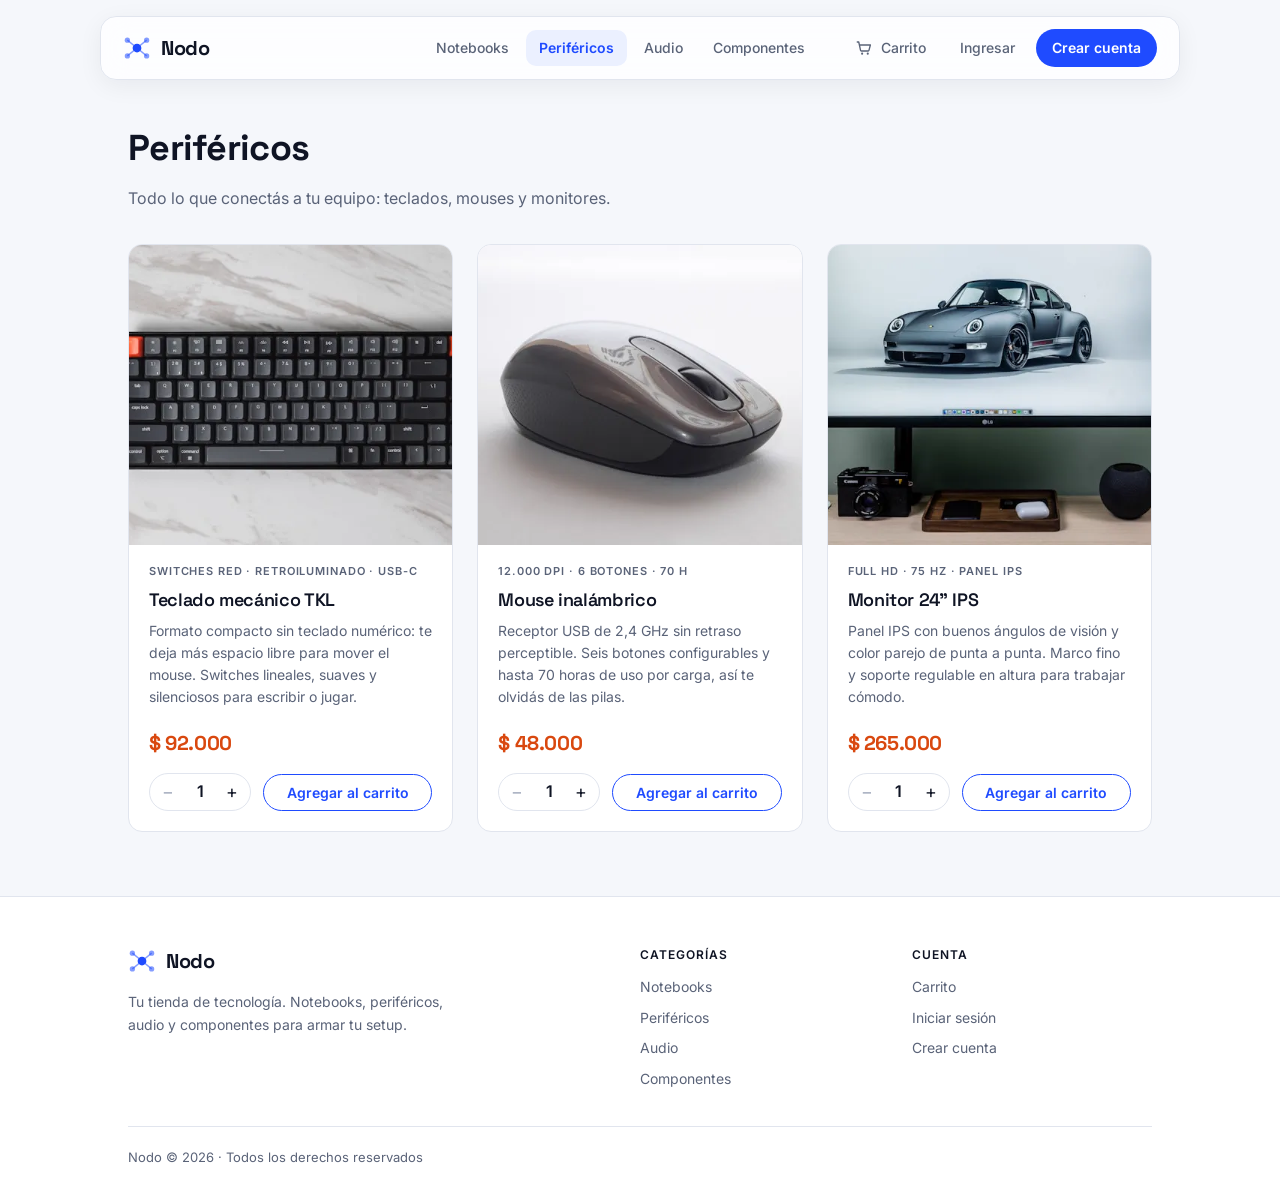
<file: pages/perifericos.html>
<!DOCTYPE html>
<html lang="es">
<head>
  <meta charset="UTF-8">
  <meta name="viewport" content="width=device-width, initial-scale=1.0">
  <title>Nodo | Periféricos</title>
  <link rel="icon" type="image/svg+xml" href="../img/logo.svg">
  <link rel="preconnect" href="https://fonts.googleapis.com">
  <link rel="preconnect" href="https://fonts.gstatic.com" crossorigin>
  <link rel="stylesheet" href="https://fonts.googleapis.com/css2?family=Inter:wght@400;500;600;700&family=Space+Grotesk:wght@500;600;700&display=swap">
  <link rel="stylesheet" href="../css/estilos.css">
</head>
<body>

  <!-- Navbar -->
  <header class="navbar"></header>

  <!-- Contenido -->
  <main>
    <h1>Periféricos</h1>
    <p class="bajada">Todo lo que conectás a tu equipo: teclados, mouses y monitores.</p>

    <div class="grilla" data-categoria="perifericos"></div>
  </main>

  <!-- Footer -->
  <footer></footer>

  <!-- Scripts: al final del body para que el contenido se vea aunque fallen -->
  <script type="module" src="../js/main.js"></script>
  <script type="module" src="../js/categoria.js"></script>

</body>
</html>
</file>
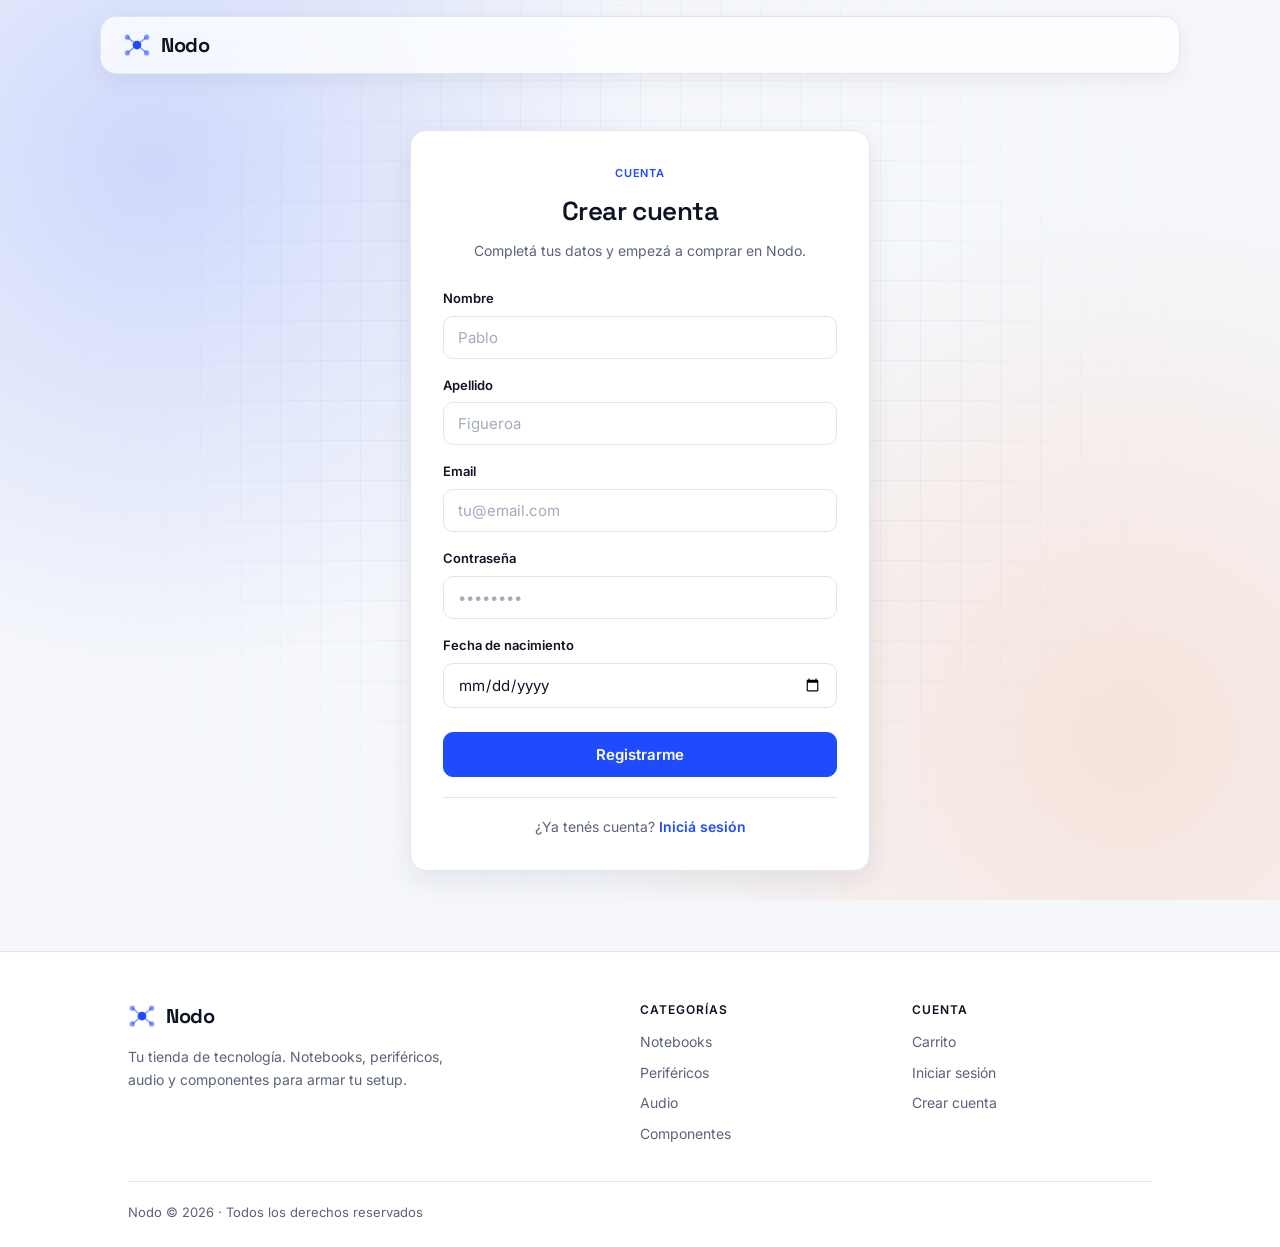
<file: pages/registro.html>
<!DOCTYPE html>
<html lang="es">
<head>
  <meta charset="UTF-8">
  <meta name="viewport" content="width=device-width, initial-scale=1.0">
  <title>Nodo | Crear cuenta</title>
  <link rel="icon" type="image/svg+xml" href="../img/logo.svg">
  <link rel="preconnect" href="https://fonts.googleapis.com">
  <link rel="preconnect" href="https://fonts.gstatic.com" crossorigin>
  <link rel="stylesheet" href="https://fonts.googleapis.com/css2?family=Inter:wght@400;500;600;700&family=Space+Grotesk:wght@500;600;700&display=swap">
  <link rel="stylesheet" href="../css/estilos.css">
</head>
<body class="pagina-form">

  <!-- Navbar -->
  <header class="navbar" data-variante="simple"></header>

  <!-- Contenido -->
  <main>
    <section class="caja-form">
      <p class="form-eyebrow">Cuenta</p>
      <h1>Crear cuenta</h1>
      <p class="form-bajada">Completá tus datos y empezá a comprar en Nodo.</p>

      <form>
        <div class="campo">
          <label for="nombre">Nombre</label>
          <input type="text" id="nombre" name="nombre" placeholder="Pablo" required>
        </div>

        <div class="campo">
          <label for="apellido">Apellido</label>
          <input type="text" id="apellido" name="apellido" placeholder="Figueroa" required>
        </div>

        <div class="campo">
          <label for="email">Email</label>
          <input type="email" id="email" name="email" placeholder="tu@email.com" required>
        </div>

        <div class="campo">
          <label for="password">Contraseña</label>
          <input type="password" id="password" name="password" placeholder="••••••••" required>
        </div>

        <div class="campo">
          <label for="nacimiento">Fecha de nacimiento</label>
          <input type="date" id="nacimiento" name="nacimiento" required>
        </div>

        <button class="btn-enviar" type="submit">Registrarme</button>
      </form>

      <p class="pie-form">
        ¿Ya tenés cuenta? <a href="./login.html">Iniciá sesión</a>
      </p>
    </section>
  </main>

  <!-- Footer -->
  <footer></footer>

  <!-- Scripts: al final del body para que el contenido se vea aunque fallen -->
  <script type="module" src="../js/main.js"></script>
  <script type="module" src="../js/registro.js"></script>

</body>
</html>
</file>
<file: css/estilos.css>
/* ===== Nodo — hoja de estilos general ===== */

/* ===== Variables ===== */

:root {
  /* ===== Colores ===== */
  --acento: #1f4bff;
  --acento-oscuro: #1535cc;
  --acento-suave: #ebf0ff;
  --acento-profundo: #0b1a66;
  --anillo-foco: rgba(31, 75, 255, 0.18);
  --acento-brillo: rgba(31, 75, 255, 0.18);
  --linea-acento: rgba(31, 75, 255, 0.06);

  --secundario: #ff6b1a;
  --secundario-oscuro: #d9480f;
  --secundario-suave: #fff1e8;
  --secundario-brillo: rgba(255, 107, 26, 0.38);
  --secundario-brillo-suave: rgba(255, 107, 26, 0.14);

  --fondo: #f5f7fb;
  --superficie: #ffffff;
  --superficie-vidrio: rgba(255, 255, 255, 0.78);
  --texto: #0f1424;
  --texto-suave: #5a6378;
  --texto-invertido: #ffffff;
  --texto-invertido-suave: rgba(255, 255, 255, 0.82);
  --linea-invertida: rgba(255, 255, 255, 0.08);
  --borde-invertido: rgba(255, 255, 255, 0.45);
  --placeholder: #a3abbd;
  --borde: #e1e5ee;
  --borde-hover: #c9d0de;

  /* ===== Tipografia ===== */
  --fuente-texto: "Inter", "Segoe UI", Roboto, Helvetica, Arial, sans-serif;
  --fuente-titulos: "Space Grotesk", "Inter", "Segoe UI", sans-serif;

  /* ===== Bordes ===== */
  --radio-lg: 16px;
  --radio-md: 14px;
  --radio-sm: 10px;
  --radio-pildora: 999px;

  /* ===== Sombras ===== */
  --sombra-sm: 0 6px 24px rgba(15, 20, 36, 0.06);
  --sombra-md: 0 10px 28px rgba(15, 20, 36, 0.08);
  --sombra-lg: 0 24px 60px rgba(21, 53, 204, 0.28);

  /* ===== Transiciones ===== */
  --transicion: 0.18s ease;
  --transicion-lenta: 0.35s ease;
}

/* ===== Base ===== */

* {
  box-sizing: border-box;
}

body {
  margin: 0;
  font-family: var(--fuente-texto);
  background-color: var(--fondo);
  color: var(--texto);
  line-height: 1.6;
}

h1,
h2,
h3 {
  font-family: var(--fuente-titulos);
  letter-spacing: -0.02em;
}

/* ===== Navbar ===== */

.navbar {
  position: sticky;
  top: 16px;
  z-index: 50;
  display: flex;
  align-items: center;
  gap: 24px;
  flex-wrap: wrap;
  width: calc(100% - 32px);
  max-width: 1080px;
  margin: 16px auto 0;
  padding: 12px 22px;
  background-color: var(--superficie-vidrio);
  -webkit-backdrop-filter: saturate(180%) blur(14px);
  backdrop-filter: saturate(180%) blur(14px);
  border: 1px solid var(--borde);
  border-radius: var(--radio-lg);
  box-shadow: var(--sombra-sm);
  color: var(--texto);
}

.marca {
  display: flex;
  align-items: center;
  gap: 10px;
  color: var(--texto);
  text-decoration: none;
  font-family: var(--fuente-titulos);
  font-size: 20px;
  font-weight: 700;
  letter-spacing: -0.02em;
}

.marca .logo {
  display: block;
}

.navbar nav {
  margin-left: auto;
}

.navbar ul {
  display: flex;
  gap: 4px;
  flex-wrap: wrap;
  list-style: none;
  margin: 0;
  padding: 0;
}

.navbar nav a {
  display: block;
  padding: 7px 13px;
  border-radius: var(--radio-sm);
  color: var(--texto-suave);
  text-decoration: none;
  font-size: 14px;
  font-weight: 500;
  transition: background-color var(--transicion), color var(--transicion);
}

.navbar nav a:hover {
  background-color: var(--fondo);
  color: var(--texto);
}

.navbar nav a.activo {
  background-color: var(--acento-suave);
  color: var(--acento);
  font-weight: 600;
}

.acciones {
  display: flex;
  align-items: center;
  gap: 8px;
}

.acciones > a {
  padding: 7px 13px;
  border-radius: var(--radio-sm);
  color: var(--texto-suave);
  text-decoration: none;
  font-size: 14px;
  font-weight: 500;
  transition: background-color var(--transicion), color var(--transicion);
}

.acciones > a:hover {
  background-color: var(--fondo);
  color: var(--texto);
}

.btn-logout {
  padding: 8px 16px;
  border: 1px solid var(--borde);
  border-radius: var(--radio-pildora);
  background-color: transparent;
  color: var(--texto);
  font-family: inherit;
  font-size: 14px;
  font-weight: 600;
  cursor: pointer;
  transition: background-color var(--transicion), border-color var(--transicion), color var(--transicion);
}

.btn-logout:hover {
  background-color: var(--texto);
  border-color: var(--texto);
  color: var(--texto-invertido);
}

.btn-carrito {
  display: inline-flex;
  align-items: center;
  gap: 8px;
}

.acciones > a.activo {
  background-color: var(--acento-suave);
  color: var(--acento);
  font-weight: 600;
}

.carrito-cantidad {
  display: inline-grid;
  place-items: center;
  min-width: 20px;
  height: 20px;
  padding: 0 6px;
  border-radius: var(--radio-pildora);
  background-color: var(--secundario);
  color: var(--texto-invertido);
  font-size: 12px;
  font-weight: 700;
  line-height: 1;
}

.carrito-cantidad[hidden] {
  display: none;
}

.saludo {
  padding: 0 4px;
  font-size: 14px;
  color: var(--texto-suave);
}

.saludo strong {
  color: var(--texto);
  font-weight: 600;
}

.acciones > a.btn-cuenta {
  padding: 8px 16px;
  border-radius: var(--radio-pildora);
  background-color: var(--acento);
  color: var(--texto-invertido);
  font-weight: 600;
}

.acciones > a.btn-cuenta:hover {
  background-color: var(--acento-oscuro);
  color: var(--texto-invertido);
}

.menu-toggle {
  position: absolute;
  width: 1px;
  height: 1px;
  opacity: 0;
  pointer-events: none;
}

.menu-boton {
  display: none;
  flex-direction: column;
  justify-content: center;
  gap: 5px;
  width: 42px;
  height: 42px;
  margin-left: auto;
  padding: 0 11px;
  border: 1px solid var(--borde);
  border-radius: var(--radio-sm);
  cursor: pointer;
  transition: background-color var(--transicion), border-color var(--transicion);
}

.menu-boton:hover {
  background-color: var(--fondo);
}

.menu-toggle:focus-visible + .menu-boton {
  border-color: var(--acento);
  box-shadow: 0 0 0 3px var(--anillo-foco);
}

.menu-boton span {
  display: block;
  height: 2px;
  border-radius: 2px;
  background-color: var(--texto);
  transition: transform var(--transicion), opacity var(--transicion);
}

.menu-toggle:checked + .menu-boton span:nth-child(1) {
  transform: translateY(7px) rotate(45deg);
}

.menu-toggle:checked + .menu-boton span:nth-child(2) {
  opacity: 0;
}

.menu-toggle:checked + .menu-boton span:nth-child(3) {
  transform: translateY(-7px) rotate(-45deg);
}

/* ===== Contenido ===== */

main {
  max-width: 1080px;
  margin: 0 auto;
  padding: 40px 28px 64px;
}

h1 {
  font-size: 36px;
  margin: 0 0 8px;
}

.bajada {
  color: var(--texto-suave);
  margin: 0 0 32px;
  max-width: 60ch;
}

/* ===== Hero ===== */

.hero {
  position: relative;
  overflow: hidden;
  margin-bottom: 56px;
  padding: 72px 56px;
  border-radius: var(--radio-lg);
  background:
    radial-gradient(circle at 88% 12%, var(--secundario-brillo), transparent 42%),
    linear-gradient(135deg, var(--acento) 0%, var(--acento-oscuro) 48%, var(--acento-profundo) 100%);
  box-shadow: var(--sombra-lg);
  color: var(--texto-invertido);
}

.hero::before {
  content: "";
  position: absolute;
  inset: 0;
  background-image:
    linear-gradient(var(--linea-invertida) 1px, transparent 1px),
    linear-gradient(90deg, var(--linea-invertida) 1px, transparent 1px);
  background-size: 40px 40px;
  -webkit-mask-image: linear-gradient(90deg, transparent 20%, black 100%);
  mask-image: linear-gradient(90deg, transparent 20%, black 100%);
  pointer-events: none;
}

.hero > * {
  position: relative;
}

.hero-eyebrow {
  margin: 0 0 14px;
  font-size: 12px;
  font-weight: 600;
  letter-spacing: 0.1em;
  text-transform: uppercase;
  color: var(--texto-invertido-suave);
}

.hero h1 {
  max-width: 14ch;
  margin: 0 0 16px;
  font-size: clamp(34px, 5vw, 54px);
  line-height: 1.08;
}

.hero-bajada {
  max-width: 52ch;
  margin: 0 0 32px;
  font-size: 17px;
  color: var(--texto-invertido-suave);
}

.hero-acciones {
  display: flex;
  flex-wrap: wrap;
  gap: 12px;
}

.btn-primario,
.btn-secundario {
  display: inline-block;
  padding: 12px 24px;
  border: 1px solid transparent;
  border-radius: var(--radio-pildora);
  font-size: 15px;
  font-weight: 600;
  text-decoration: none;
  transition: background-color var(--transicion), border-color var(--transicion), color var(--transicion), transform var(--transicion);
}

.btn-primario {
  background-color: var(--superficie);
  color: var(--acento);
}

.btn-primario:hover {
  background-color: var(--acento-suave);
  transform: translateY(-2px);
}

.btn-secundario {
  border-color: var(--borde-invertido);
  color: var(--texto-invertido);
}

.btn-secundario:hover {
  background-color: var(--texto-invertido);
  border-color: var(--texto-invertido);
  color: var(--acento);
}

.titulo-seccion {
  margin: 0 0 20px;
  font-size: 24px;
  font-weight: 600;
}

/* ===== Grilla ===== */

.grilla {
  display: grid;
  grid-template-columns: repeat(auto-fill, minmax(260px, 1fr));
  gap: 24px;
}

/* ===== Tarjeta de categoria (home) ===== */

.tarjeta {
  display: flex;
  flex-direction: column;
  overflow: hidden;
  background-color: var(--superficie);
  border: 1px solid var(--borde);
  border-radius: var(--radio-md);
  color: inherit;
  text-decoration: none;
  transition: border-color var(--transicion), box-shadow var(--transicion), transform var(--transicion);
}

a.tarjeta:hover {
  border-color: var(--borde-hover);
  box-shadow: var(--sombra-md);
  transform: translateY(-3px);
}

.tarjeta-foto {
  overflow: hidden;
  background-color: var(--fondo);
}

.tarjeta-foto img {
  display: block;
  width: 100%;
  aspect-ratio: 16 / 9;
  object-fit: cover;
  transition: transform var(--transicion-lenta);
}

a.tarjeta:hover .tarjeta-foto img {
  transform: scale(1.04);
}

.tarjeta-cuerpo {
  display: flex;
  flex-direction: column;
  flex: 1;
  padding: 18px 20px 20px;
}

.tarjeta h2 {
  margin: 0 0 6px;
  font-size: 19px;
  font-weight: 600;
}

.tarjeta p {
  margin: 0 0 16px;
  color: var(--texto-suave);
  font-size: 14px;
  line-height: 1.55;
}

.tarjeta-link {
  margin-top: auto;
  font-size: 14px;
  font-weight: 600;
  color: var(--acento);
}

/* ===== Tarjeta de producto ===== */

.producto {
  display: flex;
  flex-direction: column;
  overflow: hidden;
  background-color: var(--superficie);
  border: 1px solid var(--borde);
  border-radius: var(--radio-md);
  transition: border-color var(--transicion), box-shadow var(--transicion), transform var(--transicion);
}

.producto:hover {
  border-color: var(--borde-hover);
  box-shadow: var(--sombra-md);
  transform: translateY(-3px);
}

.producto-foto {
  overflow: hidden;
  background-color: var(--fondo);
}

.producto-foto img {
  display: block;
  width: 100%;
  aspect-ratio: 4 / 3;
  object-fit: cover;
  transition: transform var(--transicion-lenta);
}

.producto:hover .producto-foto img {
  transform: scale(1.04);
}

.producto-cuerpo {
  display: flex;
  flex-direction: column;
  flex: 1;
  padding: 18px 20px 20px;
}

.producto-specs {
  margin: 0 0 8px;
  font-size: 11px;
  font-weight: 600;
  letter-spacing: 0.08em;
  text-transform: uppercase;
  color: var(--texto-suave);
}

.producto-nombre {
  margin: 0 0 8px;
  font-size: 18px;
  font-weight: 600;
  line-height: 1.35;
}

.producto-desc {
  margin: 0 0 20px;
  font-size: 14px;
  line-height: 1.55;
  color: var(--texto-suave);
}

.producto-pie {
  display: flex;
  flex-direction: column;
  gap: 14px;
  margin-top: auto;
}

.producto-compra {
  display: flex;
  flex-wrap: wrap;
  align-items: center;
  justify-content: space-between;
  gap: 12px;
}

.contador {
  display: inline-flex;
  align-items: center;
  border: 1px solid var(--borde);
  border-radius: var(--radio-pildora);
}

.contador-btn {
  width: 36px;
  height: 36px;
  border: 0;
  border-radius: var(--radio-pildora);
  background-color: transparent;
  color: var(--texto);
  font-family: inherit;
  font-size: 18px;
  line-height: 1;
  cursor: pointer;
  transition: background-color var(--transicion), color var(--transicion);
}

.contador-btn:hover:not(:disabled) {
  background-color: var(--acento-suave);
  color: var(--acento);
}

.contador-btn:focus-visible {
  outline: none;
  box-shadow: 0 0 0 3px var(--anillo-foco);
}

.contador-btn:disabled {
  color: var(--placeholder);
  cursor: not-allowed;
}

.contador-valor {
  min-width: 28px;
  font-weight: 600;
  text-align: center;
}

.precio {
  font-family: var(--fuente-titulos);
  font-size: 20px;
  font-weight: 700;
  letter-spacing: -0.02em;
  color: var(--secundario-oscuro);
}

.btn-agregar {
  flex: 1 1 auto;
  padding: 9px 18px;
  border: 1px solid var(--acento);
  border-radius: var(--radio-pildora);
  background-color: transparent;
  color: var(--acento);
  font-family: inherit;
  font-size: 14px;
  font-weight: 600;
  cursor: pointer;
  transition: background-color var(--transicion), color var(--transicion);
}

.btn-agregar:hover {
  background-color: var(--acento);
  color: var(--texto-invertido);
}

/* ===== Secciones de productos (home) ===== */

.seccion-categoria {
  margin-top: 56px;
}

.seccion-encabezado {
  display: flex;
  flex-wrap: wrap;
  align-items: baseline;
  justify-content: space-between;
  gap: 8px 16px;
  margin-bottom: 20px;
}

.seccion-encabezado h2 {
  margin: 0;
  font-size: 24px;
  font-weight: 600;
}

.link-ver-todo {
  color: var(--acento);
  font-size: 14px;
  font-weight: 600;
  text-decoration: none;
}

.link-ver-todo:hover {
  text-decoration: underline;
}

/* ===== Estados de carga y error ===== */

.estado {
  grid-column: 1 / -1;
  margin: 0;
  padding: 40px 24px;
  border: 1px dashed var(--borde-hover);
  border-radius: var(--radio-md);
  background-color: var(--superficie);
  color: var(--texto-suave);
  text-align: center;
}

#destacados > .estado {
  margin-top: 56px;
}

.estado-error {
  border-color: var(--secundario);
  background-color: var(--secundario-suave);
  color: var(--secundario-oscuro);
}

/* ===== Carrito ===== */

.carrito {
  display: grid;
  grid-template-columns: minmax(0, 1fr) 320px;
  gap: 24px;
  align-items: start;
}

.carrito-lista {
  display: flex;
  flex-direction: column;
  gap: 12px;
  margin: 0;
  padding: 0;
  list-style: none;
}

.item-carrito {
  display: grid;
  grid-template-columns: 96px minmax(0, 1fr) auto auto auto;
  grid-template-areas: "foto info contador subtotal eliminar";
  align-items: center;
  gap: 16px;
  padding: 14px;
  background-color: var(--superficie);
  border: 1px solid var(--borde);
  border-radius: var(--radio-md);
}

.item-foto {
  grid-area: foto;
  display: block;
  width: 96px;
  height: auto;
  aspect-ratio: 4 / 3;
  object-fit: cover;
  border-radius: var(--radio-sm);
  background-color: var(--fondo);
}

.item-info {
  grid-area: info;
}

.item-nombre {
  margin: 0 0 2px;
  font-size: 16px;
  font-weight: 600;
  line-height: 1.35;
}

.item-precio {
  margin: 0;
  font-size: 13px;
  color: var(--texto-suave);
}

.item-contador {
  grid-area: contador;
  justify-self: start;
}

.item-subtotal {
  grid-area: subtotal;
  min-width: 110px;
  margin: 0;
  font-family: var(--fuente-titulos);
  font-weight: 700;
  text-align: right;
}

.btn-eliminar {
  grid-area: eliminar;
  justify-self: end;
  display: grid;
  place-items: center;
  width: 36px;
  height: 36px;
  padding: 0;
  border: 1px solid var(--borde);
  border-radius: var(--radio-pildora);
  background-color: transparent;
  color: var(--texto-suave);
  cursor: pointer;
  transition: background-color var(--transicion), border-color var(--transicion), color var(--transicion);
}

.btn-eliminar:hover {
  background-color: var(--secundario-suave);
  border-color: var(--secundario);
  color: var(--secundario-oscuro);
}

.carrito-resumen {
  position: sticky;
  top: 104px;
  padding: 24px;
  background-color: var(--superficie);
  border: 1px solid var(--borde);
  border-radius: var(--radio-lg);
  box-shadow: var(--sombra-sm);
}

.carrito-resumen h2 {
  margin: 0 0 16px;
  font-size: 20px;
  font-weight: 600;
}

.resumen-fila {
  display: flex;
  justify-content: space-between;
  gap: 12px;
  margin: 0 0 10px;
  font-size: 14px;
  color: var(--texto-suave);
}

.resumen-total {
  align-items: baseline;
  margin: 16px 0 12px;
  padding-top: 16px;
  border-top: 1px solid var(--borde);
  font-size: 16px;
  font-weight: 600;
  color: var(--texto);
}

.resumen-nota {
  margin: 12px 0 0;
  font-size: 13px;
  color: var(--texto-suave);
  text-align: center;
  overflow-wrap: anywhere;
}

.resumen-acciones {
  display: flex;
  justify-content: space-between;
  gap: 12px;
  margin-top: 16px;
  padding-top: 16px;
  border-top: 1px solid var(--borde);
  font-size: 14px;
}

.resumen-acciones a {
  color: var(--acento);
  font-weight: 600;
  text-decoration: none;
}

.resumen-acciones a:hover {
  text-decoration: underline;
}

.btn-texto {
  padding: 0;
  border: 0;
  background: none;
  color: var(--texto-suave);
  font-family: inherit;
  font-size: 14px;
  text-decoration: underline;
  cursor: pointer;
}

.btn-texto:hover {
  color: var(--secundario-oscuro);
}

.carrito-vacio {
  grid-column: 1 / -1;
  padding: 56px 24px;
  background-color: var(--superficie);
  border: 1px solid var(--borde);
  border-radius: var(--radio-lg);
  text-align: center;
}

.carrito-vacio h2 {
  margin: 0 0 8px;
  font-size: 24px;
}

.carrito-vacio p {
  max-width: 48ch;
  margin: 0 auto 24px;
  color: var(--texto-suave);
}

.btn-accion {
  display: inline-block;
  padding: 12px 24px;
  border-radius: var(--radio-pildora);
  background-color: var(--acento);
  color: var(--texto-invertido);
  font-weight: 600;
  text-decoration: none;
  transition: background-color var(--transicion);
}

.btn-accion:hover {
  background-color: var(--acento-oscuro);
}

/* ===== Aviso ===== */

.aviso {
  position: fixed;
  left: 50%;
  bottom: 24px;
  z-index: 100;
  max-width: calc(100% - 32px);
  padding: 12px 20px;
  border-radius: var(--radio-pildora);
  background-color: var(--texto);
  box-shadow: var(--sombra-md);
  color: var(--texto-invertido);
  font-size: 14px;
  font-weight: 500;
  text-align: center;
  opacity: 0;
  pointer-events: none;
  transform: translate(-50%, 16px);
  transition: opacity var(--transicion), transform var(--transicion);
}

.aviso.visible {
  opacity: 1;
  transform: translate(-50%, 0);
}

/* ===== Formularios ===== */

.pagina-form {
  display: flex;
  flex-direction: column;
  min-height: 100vh;
  background:
    radial-gradient(circle at 12% 18%, var(--acento-brillo), transparent 38%),
    radial-gradient(circle at 88% 82%, var(--secundario-brillo-suave), transparent 40%),
    var(--fondo);
  background-attachment: fixed;
}

.pagina-form::before {
  content: "";
  position: fixed;
  inset: 0;
  z-index: -1;
  background-image:
    linear-gradient(var(--linea-acento) 1px, transparent 1px),
    linear-gradient(90deg, var(--linea-acento) 1px, transparent 1px);
  background-size: 40px 40px;
  -webkit-mask-image: radial-gradient(circle at 50% 45%, black 20%, transparent 75%);
  mask-image: radial-gradient(circle at 50% 45%, black 20%, transparent 75%);
  pointer-events: none;
}

.pagina-form main {
  display: flex;
  align-items: center;
  justify-content: center;
  flex: 1;
  width: 100%;
  padding-top: 56px;
  padding-bottom: 80px;
}

.caja-form {
  width: 100%;
  max-width: 460px;
  margin: 0 auto;
  padding: 34px 32px 32px;
  background-color: var(--superficie);
  border: 1px solid var(--borde);
  border-radius: var(--radio-lg);
  box-shadow: var(--sombra-md);
}

.form-eyebrow {
  margin: 0 0 8px;
  font-size: 11px;
  font-weight: 600;
  letter-spacing: 0.08em;
  text-transform: uppercase;
  color: var(--acento);
  text-align: center;
}

.caja-form h1 {
  margin: 0 0 8px;
  font-size: 26px;
  font-weight: 600;
  text-align: center;
}

.form-bajada {
  margin: 0 0 26px;
  font-size: 14px;
  line-height: 1.55;
  color: var(--texto-suave);
  text-align: center;
}

.campo {
  margin-bottom: 16px;
}

.campo label {
  display: block;
  margin-bottom: 7px;
  font-size: 13px;
  font-weight: 600;
}

.campo input {
  width: 100%;
  padding: 11px 14px;
  border: 1px solid var(--borde);
  border-radius: var(--radio-sm);
  background-color: var(--superficie);
  color: var(--texto);
  font-size: 15px;
  font-family: inherit;
  transition: border-color var(--transicion), box-shadow var(--transicion);
}

.campo input::placeholder {
  color: var(--placeholder);
}

.campo input:focus {
  outline: none;
  border-color: var(--acento);
  box-shadow: 0 0 0 3px var(--anillo-foco);
}

.btn-enviar {
  width: 100%;
  margin-top: 8px;
  padding: 12px;
  border: 1px solid var(--acento);
  border-radius: var(--radio-sm);
  background-color: var(--acento);
  color: var(--texto-invertido);
  font-size: 15px;
  font-family: inherit;
  font-weight: 600;
  cursor: pointer;
  transition: background-color var(--transicion), border-color var(--transicion);
}

.btn-enviar:hover {
  background-color: var(--acento-oscuro);
  border-color: var(--acento-oscuro);
}

.pie-form {
  margin: 20px 0 0;
  padding-top: 18px;
  border-top: 1px solid var(--borde);
  text-align: center;
  font-size: 14px;
  color: var(--texto-suave);
}

.pie-form a {
  color: var(--acento);
  font-weight: 600;
  text-decoration: none;
}

.pie-form a:hover {
  text-decoration: underline;
}

/* ===== Pie de pagina ===== */

footer {
  padding: 48px 28px 24px;
  background-color: var(--superficie);
  border-top: 1px solid var(--borde);
  font-size: 14px;
  color: var(--texto-suave);
}

.footer-contenido {
  display: grid;
  grid-template-columns: 2fr 1fr 1fr;
  gap: 32px;
  max-width: 1024px;
  margin: 0 auto 36px;
}

.footer-marca p {
  max-width: 36ch;
  margin: 14px 0 0;
  line-height: 1.6;
}

.footer-titulo {
  margin: 0 0 12px;
  font-size: 12px;
  font-weight: 600;
  letter-spacing: 0.08em;
  text-transform: uppercase;
  color: var(--texto);
}

.footer-columna ul {
  display: flex;
  flex-direction: column;
  gap: 8px;
  list-style: none;
  margin: 0;
  padding: 0;
}

.footer-columna a {
  color: var(--texto-suave);
  text-decoration: none;
  transition: color var(--transicion);
}

.footer-columna a:hover {
  color: var(--acento);
}

.footer-copy {
  max-width: 1024px;
  margin: 0 auto;
  padding-top: 20px;
  border-top: 1px solid var(--borde);
  font-size: 13px;
}

/* ===== Accesibilidad ===== */

a:focus-visible,
button:focus-visible {
  outline: 3px solid var(--acento);
  outline-offset: 2px;
}

main h1:focus {
  outline: none;
}

@media (prefers-reduced-motion: reduce) {
  *,
  *::before,
  *::after {
    transition-duration: 0.01ms !important;
    animation-duration: 0.01ms !important;
  }
}

/* ===== Responsive ===== */

@media (max-width: 960px) {
  .navbar {
    gap: 0;
    padding: 10px 12px 10px 18px;
  }

  .menu-boton {
    display: flex;
  }

  .navbar nav,
  .acciones {
    display: none;
    width: 100%;
    margin-left: 0;
  }

  .menu-toggle:checked ~ nav,
  .menu-toggle:checked ~ .acciones {
    display: flex;
  }

  .navbar nav {
    margin-top: 12px;
    padding-top: 12px;
    border-top: 1px solid var(--borde);
  }

  .navbar ul {
    flex-direction: column;
    width: 100%;
    gap: 2px;
  }

  .navbar nav a {
    padding: 10px 12px;
    font-size: 15px;
  }

  .acciones {
    flex-wrap: wrap;
    margin-top: 8px;
    padding: 12px 0 4px;
    border-top: 1px solid var(--borde);
  }
}

@media (max-width: 860px) {
  .carrito {
    grid-template-columns: 1fr;
  }

  .carrito-resumen {
    position: static;
  }
}

@media (max-width: 600px) {
  .navbar {
    top: 12px;
    width: calc(100% - 24px);
    margin-top: 12px;
  }

  main {
    padding: 28px 16px 48px;
  }

  h1 {
    font-size: 28px;
  }

  .bajada {
    margin-bottom: 24px;
  }

  .hero {
    margin-bottom: 40px;
    padding: 40px 24px;
  }

  .hero-bajada {
    font-size: 16px;
  }

  .btn-primario,
  .btn-secundario {
    flex: 1 1 auto;
    text-align: center;
  }

  .grilla {
    gap: 16px;
  }

  .seccion-categoria {
    margin-top: 40px;
  }

  .item-carrito {
    grid-template-columns: 72px minmax(0, 1fr) auto;
    grid-template-areas:
      "foto info eliminar"
      "foto contador subtotal";
    gap: 10px 12px;
  }

  .item-foto {
    width: 72px;
  }

  .item-subtotal {
    min-width: 0;
  }

  .pagina-form main {
    padding-top: 32px;
    padding-bottom: 48px;
  }

  .caja-form {
    padding: 28px 20px 24px;
  }

  .caja-form h1 {
    font-size: 24px;
  }

  footer {
    padding: 36px 16px 20px;
  }

  .footer-contenido {
    grid-template-columns: 1fr 1fr;
    gap: 28px 16px;
    margin-bottom: 28px;
  }

  .footer-marca {
    grid-column: 1 / -1;
  }
}
</file>
